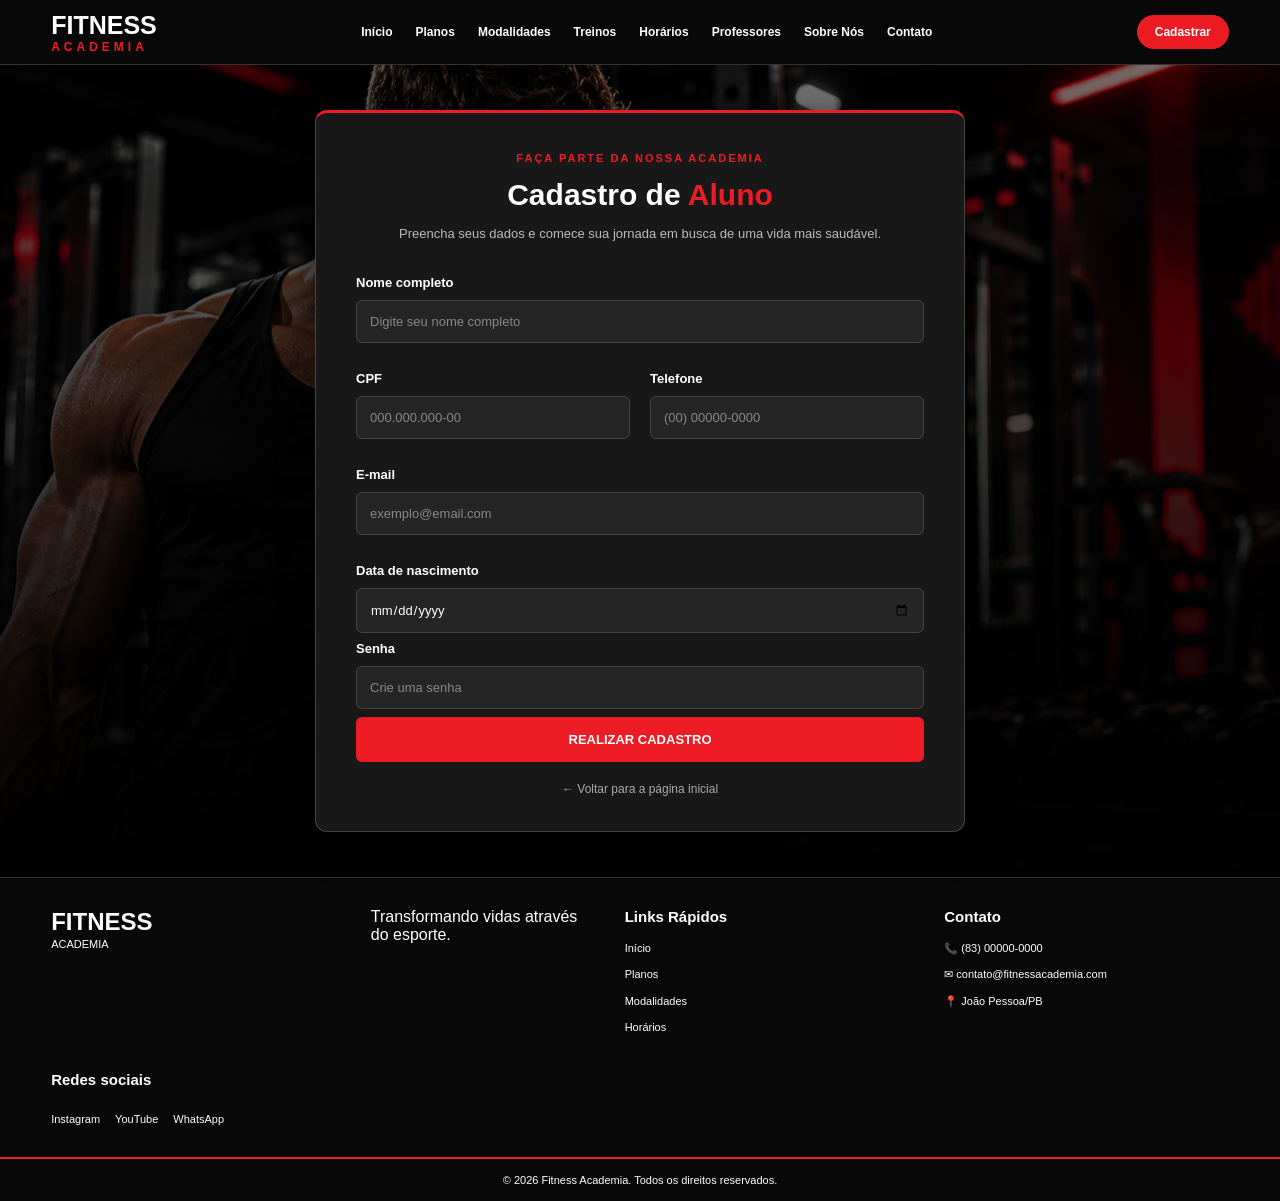
<file: html/cadastro.html>
<!DOCTYPE html>
<html lang="pt-br">

<head>
    <meta charset="UTF-8">
    <meta name="viewport" content="width=device-width, initial-scale=1.0">

    <title>Cadastro de Alunos | Fitness Academia</title>

    <link rel="stylesheet" href="../css/style.css">

</head>

<body>

    <!-- CABEÇALHO -->

    <header class="cabecalho">

        <div class="logo">

            <div>
                <h1>FITNESS</h1>
                <p>ACADEMIA</p>
            </div>
        </div>

        <nav class="menu">

            <a href="index.html">Início</a>
            <a href="planos.html">Planos</a>
            <a href="modalidades.html">Modalidades</a>
            <a href="treinos.html">Treinos</a>
            <a href="horarios.html">Horários</a>
            <a href="professores.html">Professores</a>
            <a href="sobre.html">Sobre Nós</a>
            <a href="contato.html">Contato</a>

        </nav>

        <a href="cadastro.html" class="botao-cadastro ativo">
            Cadastrar
        </a>

    </header>


    <!-- CONTEÚDO PRINCIPAL -->

    <main class="pagina-cadastro">

        <section class="area-cadastro">

            <div class="titulo-cadastro">

                <span>FAÇA PARTE DA NOSSA ACADEMIA</span>

                <h2>Cadastro de <strong>Aluno</strong></h2>

                <p>
                    Preencha seus dados e comece sua jornada
                    em busca de uma vida mais saudável.
                </p>

            </div>


            <!-- FORMULÁRIO -->

            <form class="formulario-cadastro">

                <div class="grupo-campos">

                    <div class="campo campo-completo">

                        <label for="nome">Nome completo</label>

                        <input
                            type="text"
                            id="nome"
                            name="nome"
                            placeholder="Digite seu nome completo"
                            required
                        >

                    </div>


                    <div class="campo">

                        <label for="cpf">CPF</label>

                        <input
                            type="text"
                            id="cpf"
                            name="cpf"
                            placeholder="000.000.000-00"
                            maxlength="14"
                            required
                        >

                    </div>


                    <div class="campo">

                        <label for="telefone">Telefone</label>

                        <input
                            type="tel"
                            id="telefone"
                            name="telefone"
                            placeholder="(00) 00000-0000"
                            maxlength="15"
                            required
                        >

                    </div>


                    <div class="campo campo-completo">

                        <label for="email">E-mail</label>

                        <input
                            type="email"
                            id="email"
                            name="email"
                            placeholder="exemplo@email.com"
                            required
                        >

                    </div>


                    <div class="campo campo-completo">

                        <label for="nascimento">Data de nascimento</label>

                        <input
                            type="date"
                            id="nascimento"
                            name="data_nascimento"
                            required
                        >

                    </div>

                </div>


                
                    <div class="campo campo-completo">

                       <label for="senha">Senha</label>

                        <input
                          type="password"
                           id="senha"
                           name="senha"
                           placeholder="Crie uma senha"
                           minlength="8"
                           required
                        >
                        </div>



                <button type="submit" class="botao-enviar">

                    REALIZAR CADASTRO

                </button>


                <a href="index.html" class="voltar-inicio">
                    ← Voltar para a página inicial
                </a>

            </form>

        </section>

    </main>


    <!-- RODAPÉ -->

    <footer class="rodape">

        <div class="coluna-rodape logo-rodape">

            <div>
                <h2>FITNESS</h2>
                <p>ACADEMIA</p>
            </div>

        </div>

            <p>Transformando vidas através do esporte.</p>

        </div>


        <div class="coluna-rodape">

            <h3>Links Rápidos</h3>

            <a href="index.html">Início</a>
            <a href="planos.html">Planos</a>
            <a href="modalidades.html">Modalidades</a>
            <a href="horarios.html">Horários</a>

        </div>


        <div class="coluna-rodape">

            <h3>Contato</h3>

            <p>📞 (83) 00000-0000</p>
            <p>✉ contato@fitnessacademia.com</p>
            <p>📍 João Pessoa/PB</p>

        </div>


        <div class="coluna-rodape">

            <h3>Redes sociais</h3>

            <div class="redes-sociais">

                <a href="#" aria-label="Instagram">Instagram</a>
                <a href="#" aria-label="YouTube">YouTube</a>
                <a href="#" aria-label="WhatsApp">WhatsApp</a>
            </div>

        </div>

    </footer>


    <div class="direitos">

        <p>
            © 2026 Fitness Academia. Todos os direitos reservados.
        </p>

    </div>

</body>

</html>
</file>
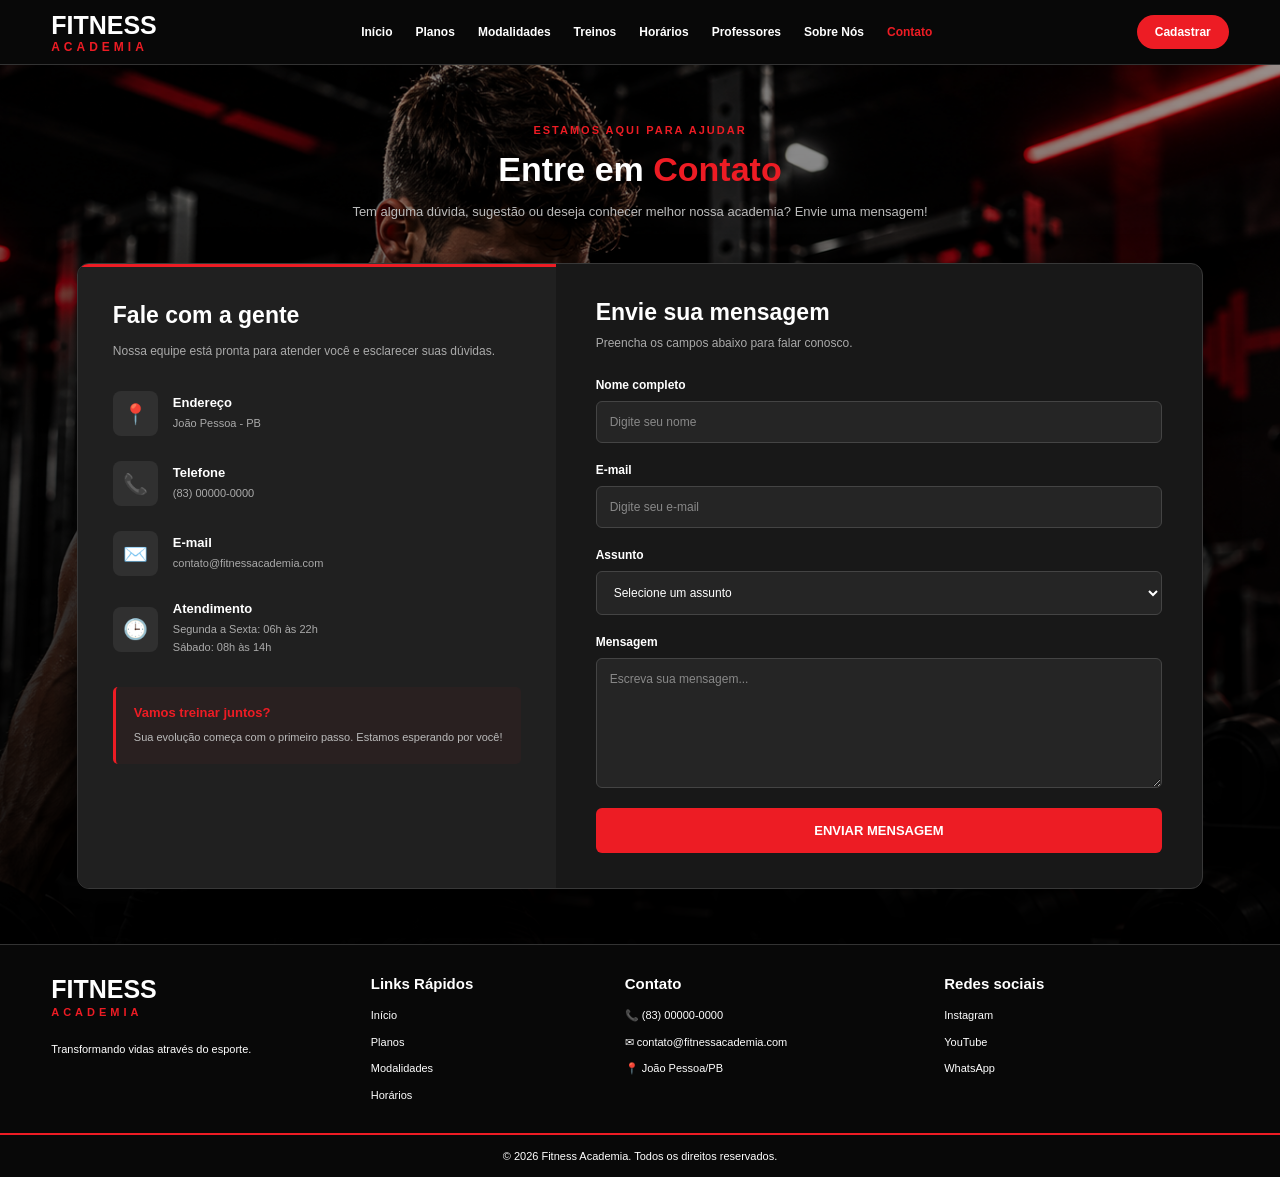
<file: html/contato.html>
<!DOCTYPE html>
<html lang="pt-br">

<head>
    <meta charset="UTF-8">
    <meta name="viewport" content="width=device-width, initial-scale=1.0">

    <title>Contato | Fitness Academia</title>

    <link rel="stylesheet" href="../css/style.css">

</head>

<body>

    <!-- CABEÇALHO -->

    <header class="cabecalho">

        <div class="logo">

            <div>
                <h1>FITNESS</h1>
                <p>ACADEMIA</p>
            </div>

        </div>

        <nav class="menu">

            <a href="index.html">Início</a>
            <a href="planos.html">Planos</a>
            <a href="modalidades.html">Modalidades</a>
            <a href="treinos.html">Treinos</a>
            <a href="horarios.html">Horários</a>
            <a href="professores.html">Professores</a>
            <a href="sobre.html">Sobre Nós</a>
            <a href="contato.html" class="ativo">Contato</a>

        </nav>

        <a href="cadastro.html" class="botao-cadastro">
            Cadastrar
        </a>

    </header>


    <!-- CONTEÚDO PRINCIPAL -->

    <main class="pagina-contato">

        <section class="conteudo-contato">

            <!-- TÍTULO -->

            <div class="titulo-contato">

                <span>ESTAMOS AQUI PARA AJUDAR</span>

                <h2>Entre em <strong>Contato</strong></h2>

                <p>
                    Tem alguma dúvida, sugestão ou deseja conhecer
                    melhor nossa academia? Envie uma mensagem!
                </p>

            </div>


            <!-- ÁREA DE CONTATO -->

            <div class="area-contato">


                <!-- INFORMAÇÕES -->

                <div class="informacoes-contato">

                    <h3>Fale com a gente</h3>

                    <p>
                        Nossa equipe está pronta para atender você
                        e esclarecer suas dúvidas.
                    </p>


                    <div class="item-contato">

                        <div class="icone-contato">📍</div>

                        <div>
                            <h4>Endereço</h4>
                            <p>João Pessoa - PB</p>
                        </div>

                    </div>


                    <div class="item-contato">

                        <div class="icone-contato">📞</div>

                        <div>
                            <h4>Telefone</h4>
                            <p>(83) 00000-0000</p>
                        </div>

                    </div>


                    <div class="item-contato">

                        <div class="icone-contato">✉️</div>

                        <div>
                            <h4>E-mail</h4>
                            <p>contato@fitnessacademia.com</p>
                        </div>

                    </div>


                    <div class="item-contato">

                        <div class="icone-contato">🕒</div>

                        <div>
                            <h4>Atendimento</h4>
                            <p>Segunda a Sexta: 06h às 22h</p>
                            <p>Sábado: 08h às 14h</p>
                        </div>

                    </div>


                    <div class="mensagem-contato">

                        <h4>Vamos treinar juntos?</h4>

                        <p>
                            Sua evolução começa com o primeiro passo.
                            Estamos esperando por você!
                        </p>

                    </div>

                </div>


                <!-- FORMULÁRIO -->

                <div class="formulario-contato">

                    <h3>Envie sua mensagem</h3>

                    <p>
                        Preencha os campos abaixo para falar conosco.
                    </p>


                    <form>

                        <div class="campo-contato">

                            <label for="nome-contato">
                                Nome completo
                            </label>

                            <input
                                type="text"
                                id="nome-contato"
                                name="nome"
                                placeholder="Digite seu nome"
                                required
                            >

                        </div>


                        <div class="campo-contato">

                            <label for="email-contato">
                                E-mail
                            </label>

                            <input
                                type="email"
                                id="email-contato"
                                name="email"
                                placeholder="Digite seu e-mail"
                                required
                            >

                        </div>


                        <div class="campo-contato">

                            <label for="assunto">
                                Assunto
                            </label>

                            <select
                                id="assunto"
                                name="assunto"
                                required
                            >

                                <option value="">
                                    Selecione um assunto
                                </option>

                                <option value="planos">
                                    Informações sobre planos
                                </option>

                                <option value="modalidades">
                                    Modalidades
                                </option>

                                <option value="matricula">
                                    Matrícula
                                </option>

                                <option value="duvidas">
                                    Dúvidas gerais
                                </option>

                                <option value="outros">
                                    Outros assuntos
                                </option>

                            </select>

                        </div>


                        <div class="campo-contato">

                            <label for="mensagem">
                                Mensagem
                            </label>

                            <textarea
                                id="mensagem"
                                name="mensagem"
                                rows="6"
                                placeholder="Escreva sua mensagem..."
                                required
                            ></textarea>

                        </div>


                        <button
                            type="submit"
                            class="botao-mensagem"
                        >
                            ENVIAR MENSAGEM
                        </button>

                    </form>

                </div>

            </div>

        </section>

    </main>


    <!-- RODAPÉ -->

    <footer class="rodape">

        <div class="coluna-rodape logo-rodape">

            <div class="logo">

                <div>
                    <h2>FITNESS</h2>
                    <p>ACADEMIA</p>
                </div>

            </div>

            <p>Transformando vidas através do esporte.</p>

        </div>


        <div class="coluna-rodape">

            <h3>Links Rápidos</h3>

            <a href="index.html">Início</a>
            <a href="planos.html">Planos</a>
            <a href="modalidades.html">Modalidades</a>
            <a href="horarios.html">Horários</a>

        </div>


        <div class="coluna-rodape">

            <h3>Contato</h3>

            <p>📞 (83) 00000-0000</p>
            <p>✉ contato@fitnessacademia.com</p>
            <p>📍 João Pessoa/PB</p>

        </div>


        <div class="coluna-rodape">

            <h3>Redes sociais</h3>

            <a href="#" aria-label="Instagram">Instagram</a>
            <a href="#" aria-label="YouTube">YouTube</a>
            <a href="#" aria-label="WhatsApp">WhatsApp</a>
        </div>

    </footer>


    <div class="direitos">

        <p>
            © 2026 Fitness Academia. Todos os direitos reservados.
        </p>

    </div>

</body>

</html>
</file>
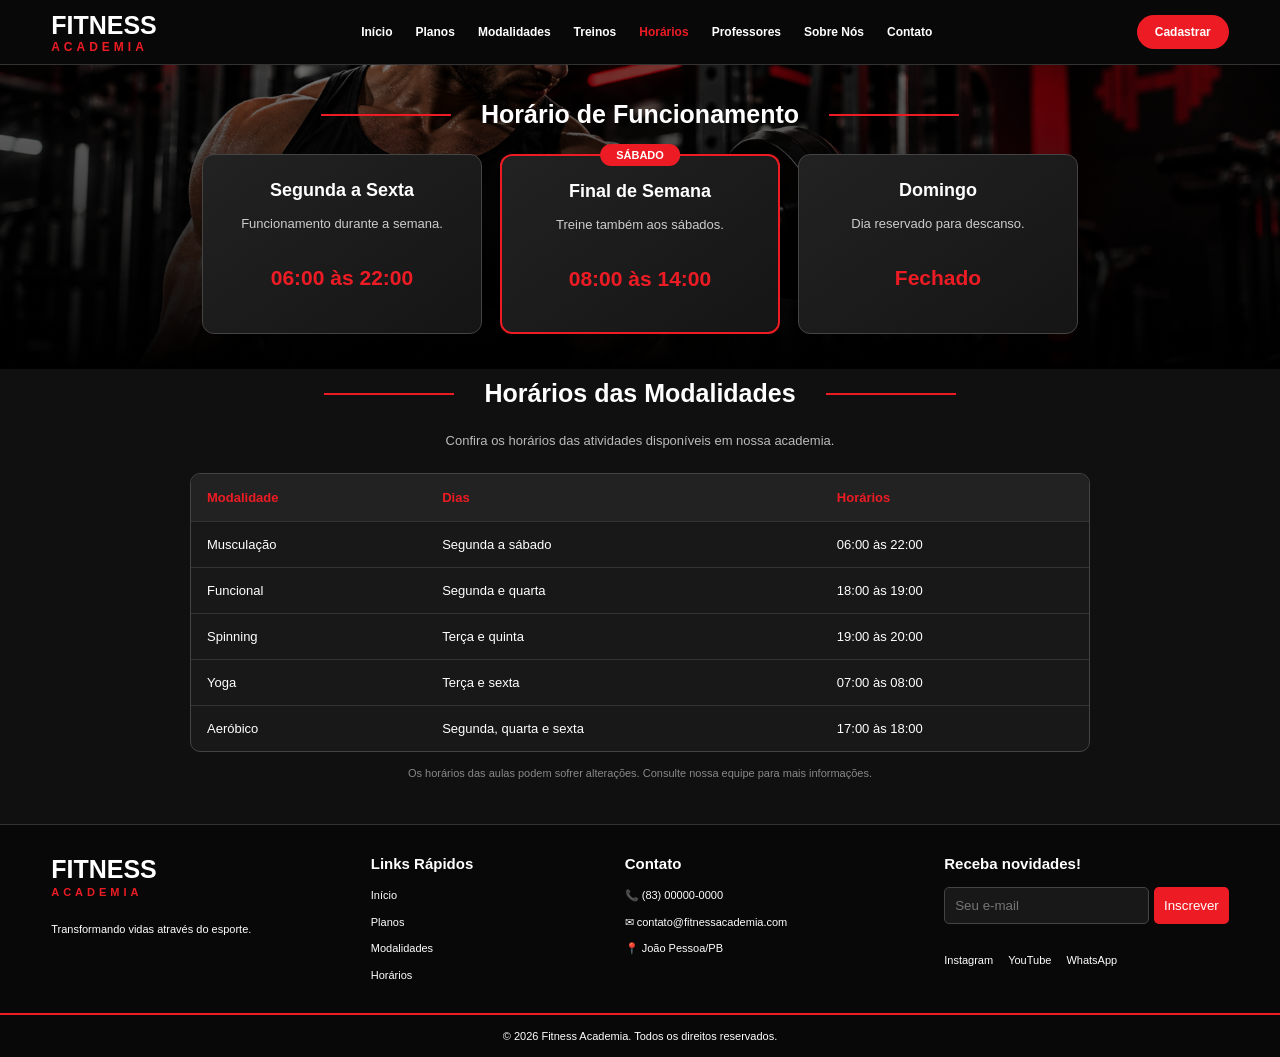
<file: html/horarios.html>
<!DOCTYPE html>
<html lang="pt-br">

<head>
    <meta charset="UTF-8">
    <meta name="viewport" content="width=device-width, initial-scale=1.0">

    <title>Horários | Fitness Academia</title>

    <link rel="stylesheet" href="../css/style.css">
</head>

<body>

    <!-- CABEÇALHO -->
    <header class="cabecalho">

        <div class="logo">
            <div>
                <h1>FITNESS</h1>
                <p>ACADEMIA</p>
            </div>
        </div>

        <nav class="menu" id="menu">
            <a href="index.html">Início</a>
            <a href="planos.html">Planos</a>
            <a href="modalidades.html">Modalidades</a>
            <a href="treinos.html">Treinos</a>
            <a href="horarios.html" class="ativo">Horários</a>
            <a href="professores.html">Professores</a>
            <a href="sobre.html">Sobre Nós</a>
            <a href="contato.html">Contato</a>
        </nav>

        <a href="cadastro.html" class="botao-cadastro">
            Cadastrar
        </a>

    </header>


    <!-- CONTEÚDO PRINCIPAL -->
    <main>

        <!-- HORÁRIO DE FUNCIONAMENTO -->
        <section class="secao-horarios">

            <div class="titulo-secao">
                <span></span>
                <h2>Horário de Funcionamento</h2>
                <span></span>
            </div>

            <div class="container-horarios">

                <div class="card-horario">
                    <h3>Segunda a Sexta</h3>

                    <p>Funcionamento durante a semana.</p>

                    <h2>06:00 às 22:00</h2>
                </div>

                <div class="card-horario horario-destaque">

                    <span class="horario-etiqueta">SÁBADO</span>

                    <h3>Final de Semana</h3>

                    <p>Treine também aos sábados.</p>

                    <h2>08:00 às 14:00</h2>
                </div>

                <div class="card-horario">
                    <h3>Domingo</h3>

                    <p>Dia reservado para descanso.</p>

                    <h2>Fechado</h2>
                </div>

            </div>

        </section>


        <!-- HORÁRIOS DAS MODALIDADES -->
        <section class="secao-aulas">

            <div class="titulo-secao">
                <span></span>
                <h2>Horários das Modalidades</h2>
                <span></span>
            </div>

            <p class="descricao-aulas">
                Confira os horários das atividades disponíveis em nossa academia.
            </p>

            <div class="tabela-aulas">

                <table>

                    <thead>
                        <tr>
                            <th>Modalidade</th>
                            <th>Dias</th>
                            <th>Horários</th>
                        </tr>
                    </thead>

                    <tbody>

                        <tr>
                            <td>Musculação</td>
                            <td>Segunda a sábado</td>
                            <td>06:00 às 22:00</td>
                        </tr>

                        <tr>
                            <td>Funcional</td>
                            <td>Segunda e quarta</td>
                            <td>18:00 às 19:00</td>
                        </tr>

                        <tr>
                            <td>Spinning</td>
                            <td>Terça e quinta</td>
                            <td>19:00 às 20:00</td>
                        </tr>

                        <tr>
                            <td>Yoga</td>
                            <td>Terça e sexta</td>
                            <td>07:00 às 08:00</td>
                        </tr>

                        <tr>
                            <td>Aeróbico</td>
                            <td>Segunda, quarta e sexta</td>
                            <td>17:00 às 18:00</td>
                        </tr>

                    </tbody>

                </table>

            </div>

            <p class="aviso-aulas">
                Os horários das aulas podem sofrer alterações.
                Consulte nossa equipe para mais informações.
            </p>

        </section>

    </main>


    <!-- RODAPÉ -->
    <footer class="rodape">

        <div class="coluna-rodape logo-rodape">

            <div class="logo">
                <div>
                    <h2>FITNESS</h2>
                    <p>ACADEMIA</p>
                </div>
            </div>

            <p>Transformando vidas através do esporte.</p>

        </div>

        <div class="coluna-rodape">

            <h3>Links Rápidos</h3>

            <a href="index.html">Início</a>
            <a href="planos.html">Planos</a>
            <a href="modalidades.html">Modalidades</a>
            <a href="horarios.html">Horários</a>

        </div>

        <div class="coluna-rodape">

            <h3>Contato</h3>

            <p>📞 (83) 00000-0000</p>
            <p>✉ contato@fitnessacademia.com</p>
            <p>📍 João Pessoa/PB</p>

        </div>

        <div class="coluna-rodape novidades">

            <h3>Receba novidades!</h3>

            <form id="formulario-email">

                <input
                    type="email"
                    id="email"
                    placeholder="Seu e-mail"
                    required
                >

                <button type="submit">Inscrever</button>

            </form>

            <p id="mensagem-email"></p>

            <div class="redes-sociais">
                <a href="#" aria-label="Instagram">Instagram</a>
                <a href="#" aria-label="YouTube">YouTube</a>
                <a href="#" aria-label="WhatsApp">WhatsApp</a>
            </div>

        </div>

    </footer>

    <div class="direitos">
        <p>
            © 2026 Fitness Academia. Todos os direitos reservados.
        </p>
    </div>

</body>
</html>
</file>
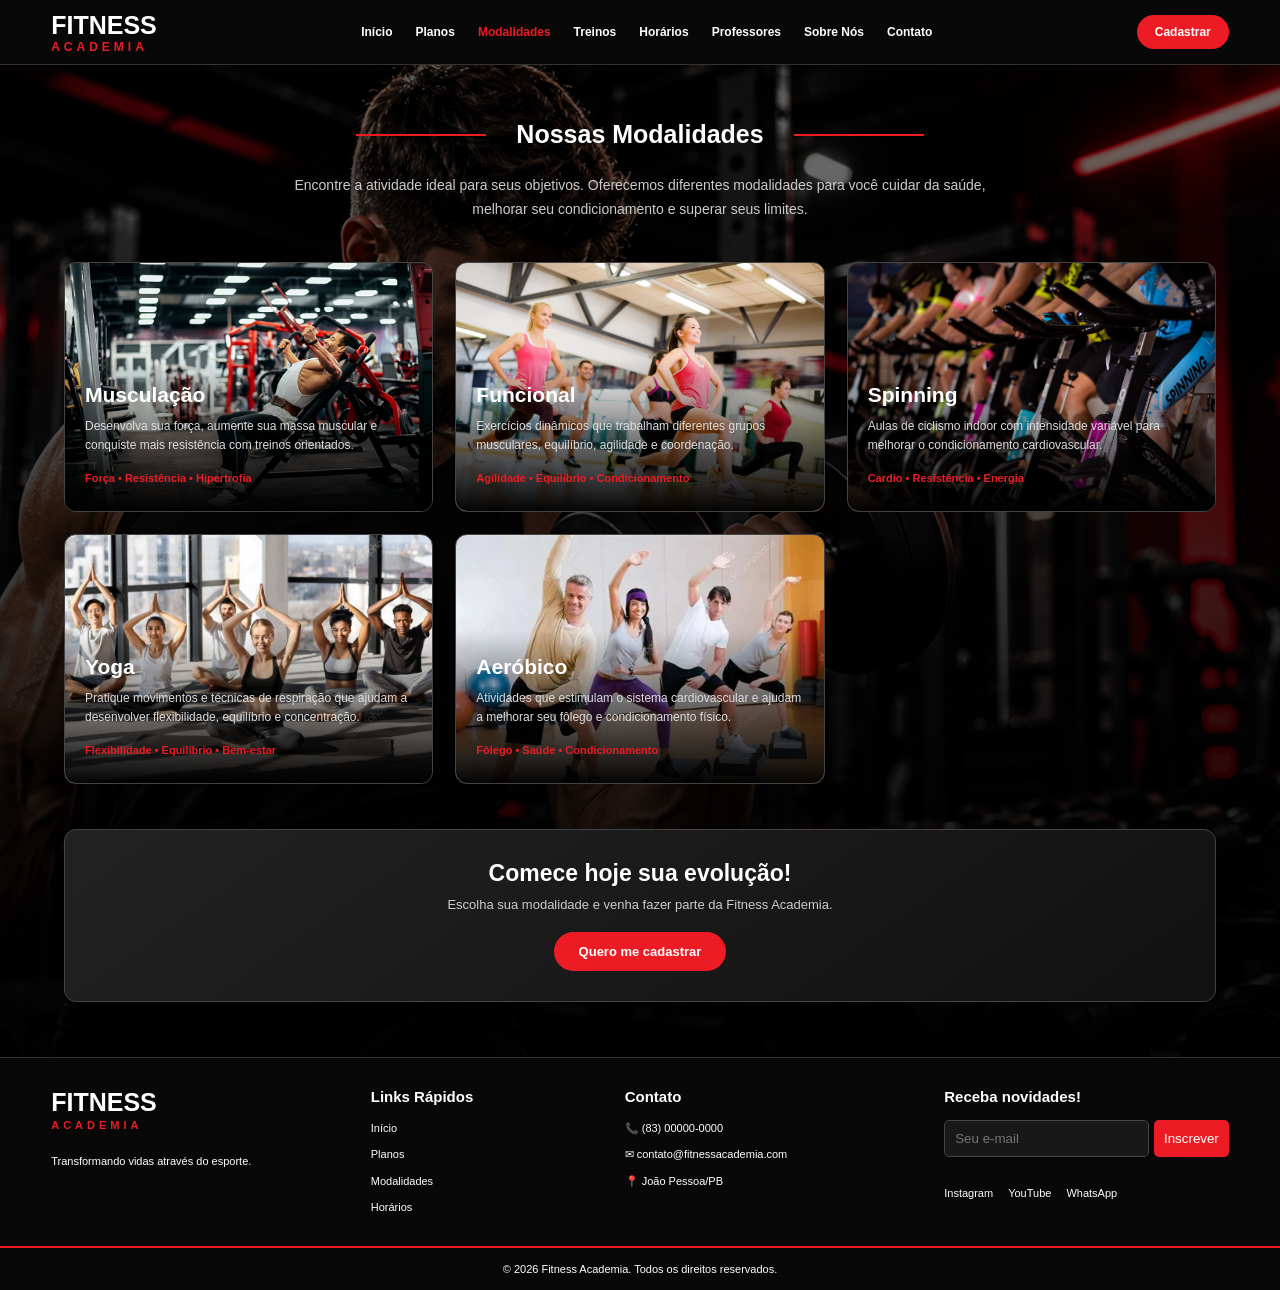
<file: html/modalidades.html>
<!DOCTYPE html>
<html lang="pt-br">

<head>
    <meta charset="UTF-8">
    <meta name="viewport" content="width=device-width, initial-scale=1.0">

    <title>Modalidades | Fitness Academia</title>

    <link rel="stylesheet" href="../css/style.css">
</head>

<body>

    <!-- CABEÇALHO -->
    <header class="cabecalho">

        <div class="logo">
            <div>
                <h1>FITNESS</h1>
                <p>ACADEMIA</p>
            </div>
        </div>

        <nav class="menu" id="menu">
            <a href="index.html">Início</a>
            <a href="planos.html">Planos</a>
            <a href="modalidades.html" class="ativo">Modalidades</a>
            <a href="treinos.html">Treinos</a>
            <a href="horarios.html">Horários</a>
            <a href="professores.html">Professores</a>
            <a href="sobre.html">Sobre Nós</a>
            <a href="contato.html">Contato</a>
        </nav>

        <a href="cadastro.html" class="botao-cadastro">
            Cadastrar
        </a>

    </header>

    <!-- CONTEÚDO PRINCIPAL -->
    <main class="pagina-modalidades">

        <section class="conteudo-modalidades">

            <div class="titulo-secao">
                <span></span>
                <h2>Nossas Modalidades</h2>
                <span></span>
            </div>

            <p class="introducao-modalidades">
                Encontre a atividade ideal para seus objetivos.
                Oferecemos diferentes modalidades para você
                cuidar da saúde, melhorar seu condicionamento
                e superar seus limites.
            </p>

            <div class="lista-modalidades">

                <!-- MUSCULAÇÃO -->
                <article class="card-modalidade-detalhe musculacao">

                    <div class="conteudo-card-modalidade">
                        <h3>Musculação</h3>

                        <p>
                            Desenvolva sua força, aumente sua
                            massa muscular e conquiste mais
                            resistência com treinos orientados.
                        </p>

                        <span>Força • Resistência • Hipertrofia</span>
                    </div>

                </article>

                <!-- FUNCIONAL -->
                <article class="card-modalidade-detalhe funcional">

                    <div class="conteudo-card-modalidade">
                        <h3>Funcional</h3>

                        <p>
                            Exercícios dinâmicos que trabalham
                            diferentes grupos musculares,
                            equilíbrio, agilidade e coordenação.
                        </p>

                        <span>Agilidade • Equilíbrio • Condicionamento</span>
                    </div>

                </article>

                <!-- SPINNING -->
                <article class="card-modalidade-detalhe spinning">

                    <div class="conteudo-card-modalidade">
                        <h3>Spinning</h3>

                        <p>
                            Aulas de ciclismo indoor com
                            intensidade variável para melhorar
                            o condicionamento cardiovascular.
                        </p>

                        <span>Cardio • Resistência • Energia</span>
                    </div>

                </article>

                <!-- YOGA -->
                <article class="card-modalidade-detalhe yoga">

                    <div class="conteudo-card-modalidade">
                        <h3>Yoga</h3>

                        <p>
                            Pratique movimentos e técnicas de
                            respiração que ajudam a desenvolver
                            flexibilidade, equilíbrio e concentração.
                        </p>

                        <span>Flexibilidade • Equilíbrio • Bem-estar</span>
                    </div>

                </article>

                <!-- AERÓBICO -->
                <article class="card-modalidade-detalhe aerobico">

                    <div class="conteudo-card-modalidade">
                        <h3>Aeróbico</h3>

                        <p>
                            Atividades que estimulam o sistema
                            cardiovascular e ajudam a melhorar
                            seu fôlego e condicionamento físico.
                        </p>

                        <span>Fôlego • Saúde • Condicionamento</span>
                    </div>

                </article>

            </div>

            <div class="chamada-modalidades">

                <h3>Comece hoje sua evolução!</h3>

                <p>
                    Escolha sua modalidade e venha fazer parte
                    da Fitness Academia.
                </p>

                <a href="cadastro.html">Quero me cadastrar</a>

            </div>

        </section>

    </main>

    <!-- RODAPÉ -->
    <footer class="rodape">

        <div class="coluna-rodape logo-rodape">

            <div class="logo">
                <div>
                    <h2>FITNESS</h2>
                    <p>ACADEMIA</p>
                </div>
            </div>

            <p>Transformando vidas através do esporte.</p>

        </div>

        <div class="coluna-rodape">

            <h3>Links Rápidos</h3>

            <a href="index.html">Início</a>
            <a href="planos.html">Planos</a>
            <a href="modalidades.html">Modalidades</a>
            <a href="horarios.html">Horários</a>

        </div>

        <div class="coluna-rodape">

            <h3>Contato</h3>

            <p>📞 (83) 00000-0000</p>
            <p>✉ contato@fitnessacademia.com</p>
            <p>📍 João Pessoa/PB</p>

        </div>

        <div class="coluna-rodape novidades">

            <h3>Receba novidades!</h3>

            <form id="formulario-email">

                <input
                    type="email"
                    id="email"
                    placeholder="Seu e-mail"
                    required
                >

                <button type="submit">Inscrever</button>

            </form>

            <p id="mensagem-email"></p>

            <div class="redes-sociais">
                <a href="#" aria-label="Instagram">Instagram</a>
                <a href="#" aria-label="YouTube">YouTube</a>
                <a href="#" aria-label="WhatsApp">WhatsApp</a>
            </div>

        </div>

    </footer>

    <div class="direitos">

        <p>
            © 2026 Fitness Academia. Todos os direitos reservados.
        </p>

    </div>

</body>
</html>
</file>
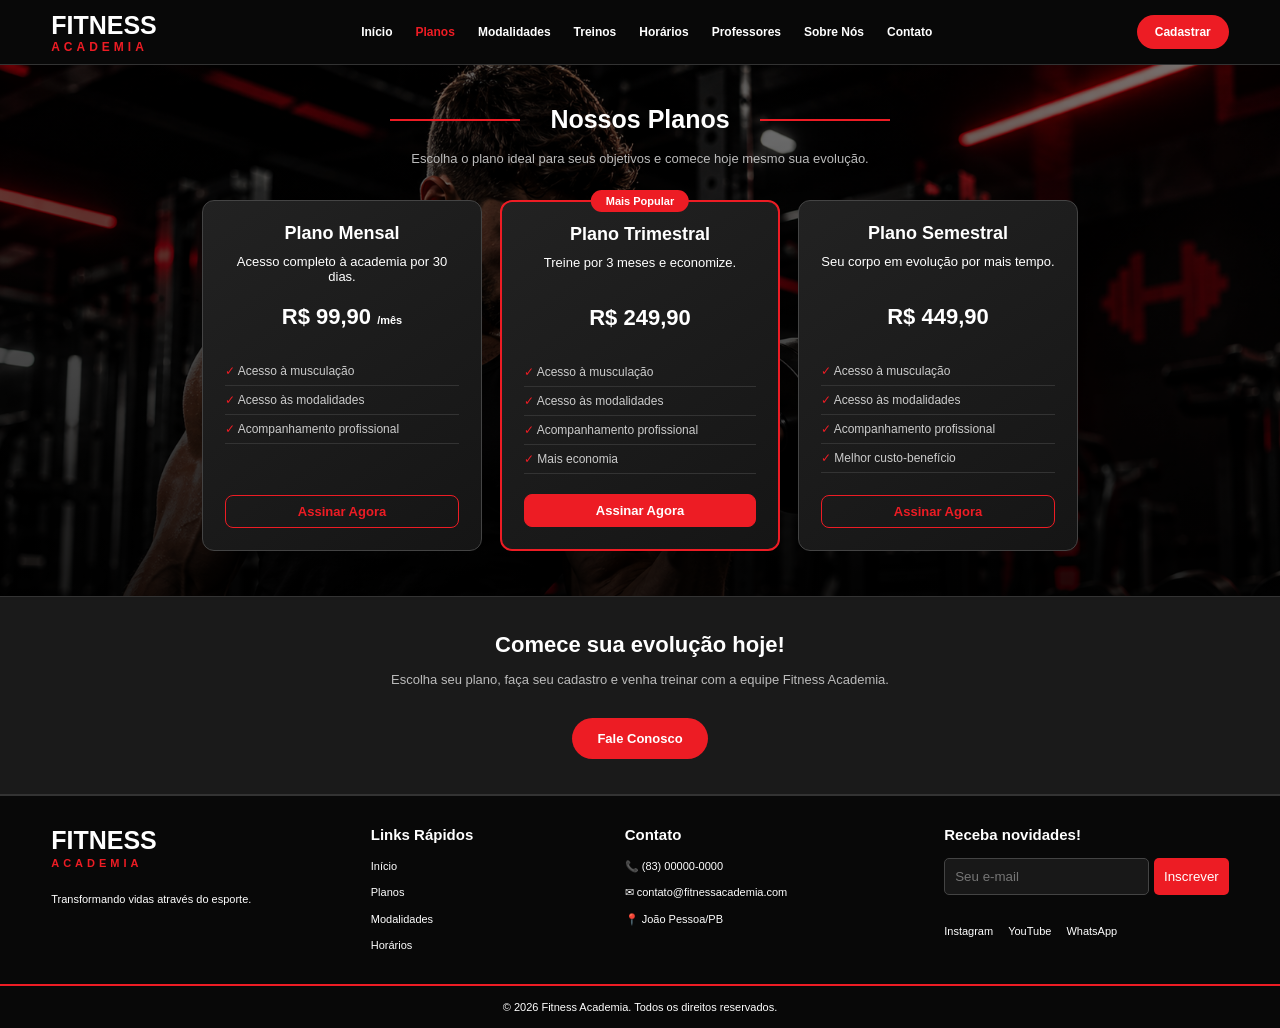
<file: html/planos.html>
<!DOCTYPE html>
<html lang="pt-br">

<head>
    <meta charset="UTF-8">
    <meta name="viewport" content="width=device-width, initial-scale=1.0">

    <title>Planos | Fitness Academia</title>

    <link rel="stylesheet" href="../css/style.css">
</head>

<body>

    <!-- CABEÇALHO -->
    <header class="cabecalho">

        <div class="logo">
            <div>
                <h1>FITNESS</h1>
                <p>ACADEMIA</p>
            </div>
        </div>

        <nav class="menu" id="menu">
            <a href="index.html">Início</a>
            <a href="planos.html" class="ativo">Planos</a>
            <a href="modalidades.html">Modalidades</a>
            <a href="treinos.html">Treinos</a>
            <a href="horarios.html">Horários</a>
            <a href="professores.html">Professores</a>
            <a href="sobre.html">Sobre Nós</a>
            <a href="contato.html">Contato</a>
        </nav>

        <a href="cadastro.html" class="botao-cadastro">
            Cadastrar
        </a>

    </header>


    <!-- CONTEÚDO PRINCIPAL -->
    <main class="pagina-planos">

        <section class="secao-planos">

            <div class="titulo-secao">
                <span></span>
                <h2>Nossos Planos</h2>
                <span></span>
            </div>

            <div class="introducao-planos">
                <p>
                    Escolha o plano ideal para seus objetivos e comece
                    hoje mesmo sua evolução.
                </p>
            </div>


            <!-- CARDS DOS PLANOS -->
            <div class="container-planos">

                <!-- PLANO MENSAL -->
                <div class="card-plano">

                    <h3>Plano Mensal</h3>

                    <p>
                        Acesso completo à academia por 30 dias.
                    </p>

                    <h2>
                        R$ 99,90 <small>/mês</small>
                    </h2>

                    <ul class="lista-beneficios-plano">
                        <li>✓ Acesso à musculação</li>
                        <li>✓ Acesso às modalidades</li>
                        <li>✓ Acompanhamento profissional</li>
                    </ul>

                    <a href="cadastro.html">Assinar Agora</a>

                </div>


                <!-- PLANO TRIMESTRAL -->
                <div class="card-plano destaque">

                    <span class="mais-popular">Mais Popular</span>

                    <h3>Plano Trimestral</h3>

                    <p>
                        Treine por 3 meses e economize.
                    </p>

                    <h2>
                        R$ 249,90
                    </h2>

                    <ul class="lista-beneficios-plano">
                        <li>✓ Acesso à musculação</li>
                        <li>✓ Acesso às modalidades</li>
                        <li>✓ Acompanhamento profissional</li>
                        <li>✓ Mais economia</li>
                    </ul>

                    <a href="cadastro.html">Assinar Agora</a>

                </div>


                <!-- PLANO SEMESTRAL -->
                <div class="card-plano">

                    <h3>Plano Semestral</h3>

                    <p>
                        Seu corpo em evolução por mais tempo.
                    </p>

                    <h2>
                        R$ 449,90
                    </h2>

                    <ul class="lista-beneficios-plano">
                        <li>✓ Acesso à musculação</li>
                        <li>✓ Acesso às modalidades</li>
                        <li>✓ Acompanhamento profissional</li>
                        <li>✓ Melhor custo-benefício</li>
                    </ul>

                    <a href="cadastro.html">Assinar Agora</a>

                </div>

            </div>

        </section>


        <!-- INFORMAÇÃO ADICIONAL -->
        <section class="informacao-planos">

            <h3>Comece sua evolução hoje!</h3>

            <p>
                Escolha seu plano, faça seu cadastro e venha treinar
                com a equipe Fitness Academia.
            </p>

            <a href="contato.html" class="botao-principal">
                Fale Conosco
            </a>

        </section>

    </main>


    <!-- RODAPÉ -->
    <footer class="rodape">

        <div class="coluna-rodape logo-rodape">

            <div class="logo">
                <div>
                    <h2>FITNESS</h2>
                    <p>ACADEMIA</p>
                </div>
            </div>

            <p>Transformando vidas através do esporte.</p>

        </div>

        <div class="coluna-rodape">

            <h3>Links Rápidos</h3>

            <a href="index.html">Início</a>
            <a href="planos.html">Planos</a>
            <a href="modalidades.html">Modalidades</a>
            <a href="horarios.html">Horários</a>

        </div>

        <div class="coluna-rodape">

            <h3>Contato</h3>

            <p>📞 (83) 00000-0000</p>
            <p>✉ contato@fitnessacademia.com</p>
            <p>📍 João Pessoa/PB</p>

        </div>

        <div class="coluna-rodape novidades">

            <h3>Receba novidades!</h3>

            <form id="formulario-email">

                <input
                    type="email"
                    id="email"
                    placeholder="Seu e-mail"
                    required
                >

                <button type="submit">Inscrever</button>

            </form>

            <p id="mensagem-email"></p>

            <div class="redes-sociais">
                <a href="#" aria-label="Instagram">Instagram</a>
                <a href="#" aria-label="YouTube">YouTube</a>
                <a href="#" aria-label="WhatsApp">WhatsApp</a>
            </div>

        </div>

    </footer>

    <div class="direitos">
        <p>
            © 2026 Fitness Academia. Todos os direitos reservados.
        </p>
    </div>

</body>
</html>
</file>
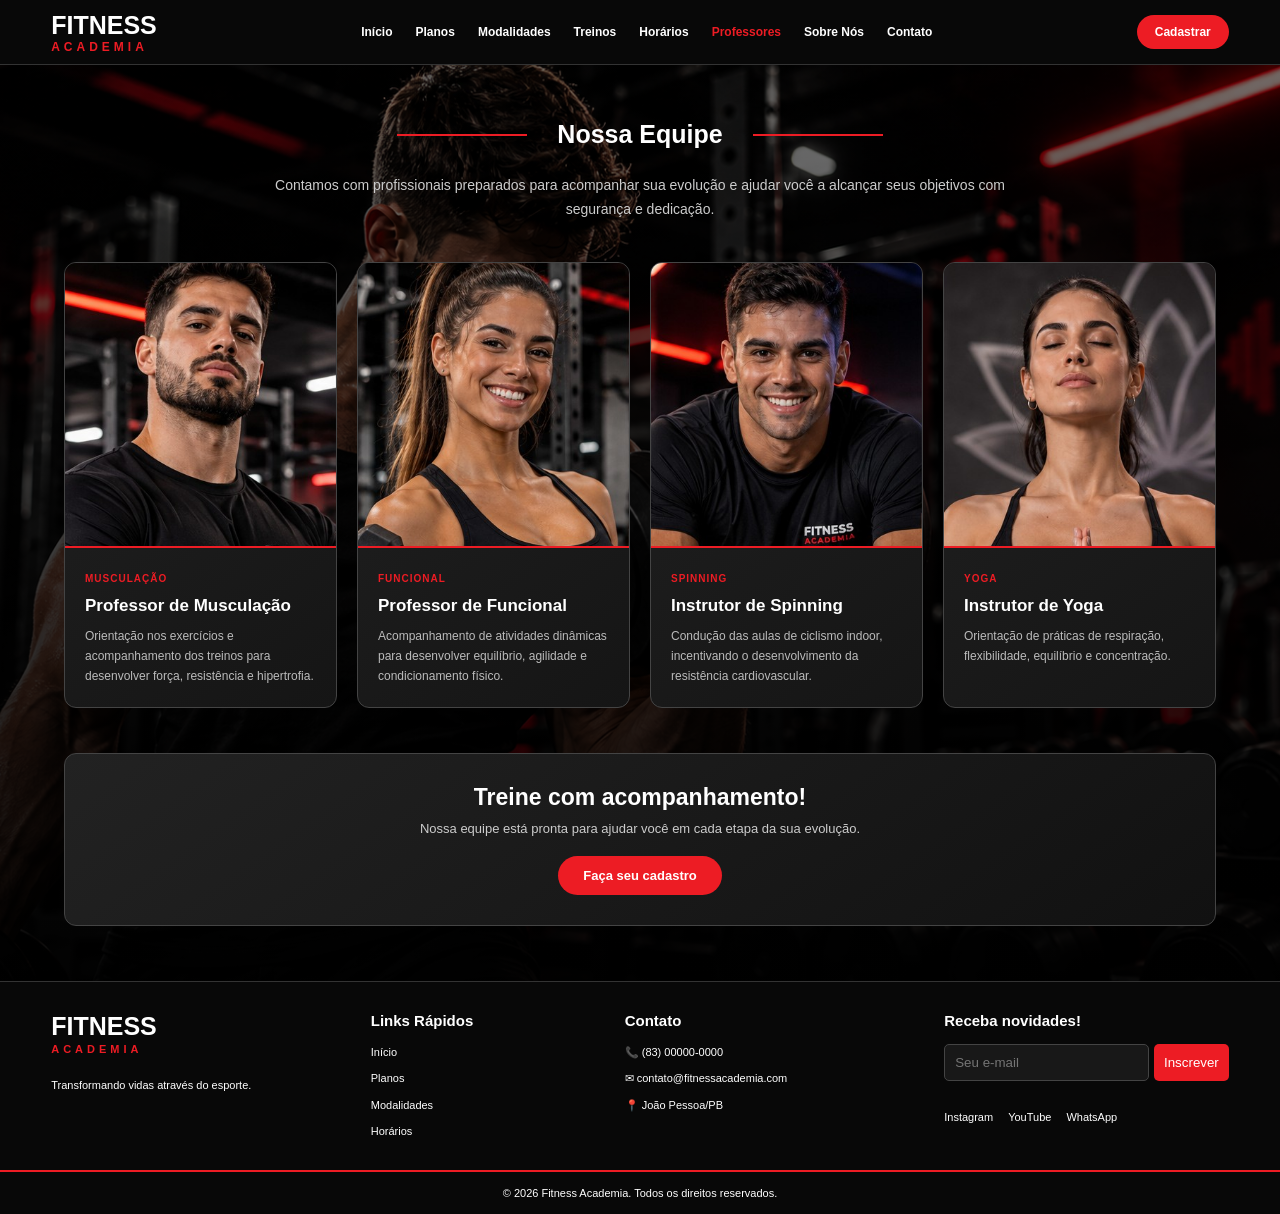
<file: html/professores.html>
<!DOCTYPE html>
<html lang="pt-br">

<head>
    <meta charset="UTF-8">
    <meta name="viewport" content="width=device-width, initial-scale=1.0">

    <title>Professores | Fitness Academia</title>

    <link rel="stylesheet" href="../css/style.css">
</head>

<body>

    <!-- CABEÇALHO -->
    <header class="cabecalho">

        <div class="logo">
            <div>
                <h1>FITNESS</h1>
                <p>ACADEMIA</p>
            </div>
        </div>

        <nav class="menu" id="menu">
            <a href="index.html">Início</a>
            <a href="planos.html">Planos</a>
            <a href="modalidades.html">Modalidades</a>
            <a href="treinos.html">Treinos</a>
            <a href="horarios.html">Horários</a>
            <a href="professores.html" class="ativo">Professores</a>
            <a href="sobre.html">Sobre Nós</a>
            <a href="contato.html">Contato</a>
        </nav>

        <a href="cadastro.html" class="botao-cadastro">
            Cadastrar
        </a>

    </header>

    <!-- CONTEÚDO PRINCIPAL -->
    <main class="pagina-professores">

        <section class="conteudo-professores">

            <div class="titulo-secao">
                <span></span>
                <h2>Nossa Equipe</h2>
                <span></span>
            </div>

            <p class="introducao-professores">
                Contamos com profissionais preparados para
                acompanhar sua evolução e ajudar você a alcançar
                seus objetivos com segurança e dedicação.
            </p>

            <div class="container-professores">

                <!-- PROFESSOR 1 -->
                <div class="card-professor">

                    <img
                        src="../img/professor1.jpg"
                        alt="Professor de musculação"
                        class="foto-professor"
                    >

                    <div class="informacoes-professor">

                        <span class="especialidade-professor">
                            MUSCULAÇÃO
                        </span>

                        <h3>Professor de Musculação</h3>

                        <p>
                            Orientação nos exercícios e acompanhamento
                            dos treinos para desenvolver força,
                            resistência e hipertrofia.
                        </p>

                    </div>

                </div>

                <!-- PROFESSOR 2 -->
                <div class="card-professor">

                    <img
                        src="../img/professor2.jpg"
                        alt="Professor de treinamento funcional"
                        class="foto-professor"
                    >

                    <div class="informacoes-professor">

                        <span class="especialidade-professor">
                            FUNCIONAL
                        </span>

                        <h3>Professor de Funcional</h3>

                        <p>
                            Acompanhamento de atividades dinâmicas
                            para desenvolver equilíbrio, agilidade
                            e condicionamento físico.
                        </p>

                    </div>

                </div>

                <!-- PROFESSOR 3 -->
                <div class="card-professor">

                    <img
                        src="../img/professor3.jpg"
                        alt="Instrutor de spinning"
                        class="foto-professor"
                    >

                    <div class="informacoes-professor">

                        <span class="especialidade-professor">
                            SPINNING
                        </span>

                        <h3>Instrutor de Spinning</h3>

                        <p>
                            Condução das aulas de ciclismo indoor,
                            incentivando o desenvolvimento da
                            resistência cardiovascular.
                        </p>

                    </div>

                </div>

                <!-- PROFESSOR 4 -->
                <div class="card-professor">

                    <img
                        src="../img/professor4.jpg"
                        alt="Instrutor de yoga"
                        class="foto-professor"
                    >

                    <div class="informacoes-professor">

                        <span class="especialidade-professor">
                            YOGA
                        </span>

                        <h3>Instrutor de Yoga</h3>

                        <p>
                            Orientação de práticas de respiração,
                            flexibilidade, equilíbrio e concentração.
                        </p>

                    </div>

                </div>

            </div>

            <div class="chamada-professores">

                <h3>Treine com acompanhamento!</h3>

                <p>
                    Nossa equipe está pronta para ajudar você
                    em cada etapa da sua evolução.
                </p>

                <a href="cadastro.html">Faça seu cadastro</a>

            </div>

        </section>

    </main>

    <!-- RODAPÉ -->
    <footer class="rodape">

        <div class="coluna-rodape logo-rodape">

            <div class="logo">
                <div>
                    <h2>FITNESS</h2>
                    <p>ACADEMIA</p>
                </div>
            </div>

            <p>Transformando vidas através do esporte.</p>

        </div>

        <div class="coluna-rodape">

            <h3>Links Rápidos</h3>

            <a href="index.html">Início</a>
            <a href="planos.html">Planos</a>
            <a href="modalidades.html">Modalidades</a>
            <a href="horarios.html">Horários</a>

        </div>

        <div class="coluna-rodape">

            <h3>Contato</h3>

            <p>📞 (83) 00000-0000</p>
            <p>✉ contato@fitnessacademia.com</p>
            <p>📍 João Pessoa/PB</p>

        </div>

        <div class="coluna-rodape novidades">

            <h3>Receba novidades!</h3>

            <form id="formulario-email">

                <input
                    type="email"
                    id="email"
                    placeholder="Seu e-mail"
                    required
                >

                <button type="submit">Inscrever</button>

            </form>

            <p id="mensagem-email"></p>

            <div class="redes-sociais">
                <a href="#" aria-label="Instagram">Instagram</a>
                <a href="#" aria-label="YouTube">YouTube</a>
                <a href="#" aria-label="WhatsApp">WhatsApp</a>
            </div>

        </div>

    </footer>

    <div class="direitos">

        <p>
            © 2026 Fitness Academia. Todos os direitos reservados.
        </p>

    </div>

</body>
</html>
</file>
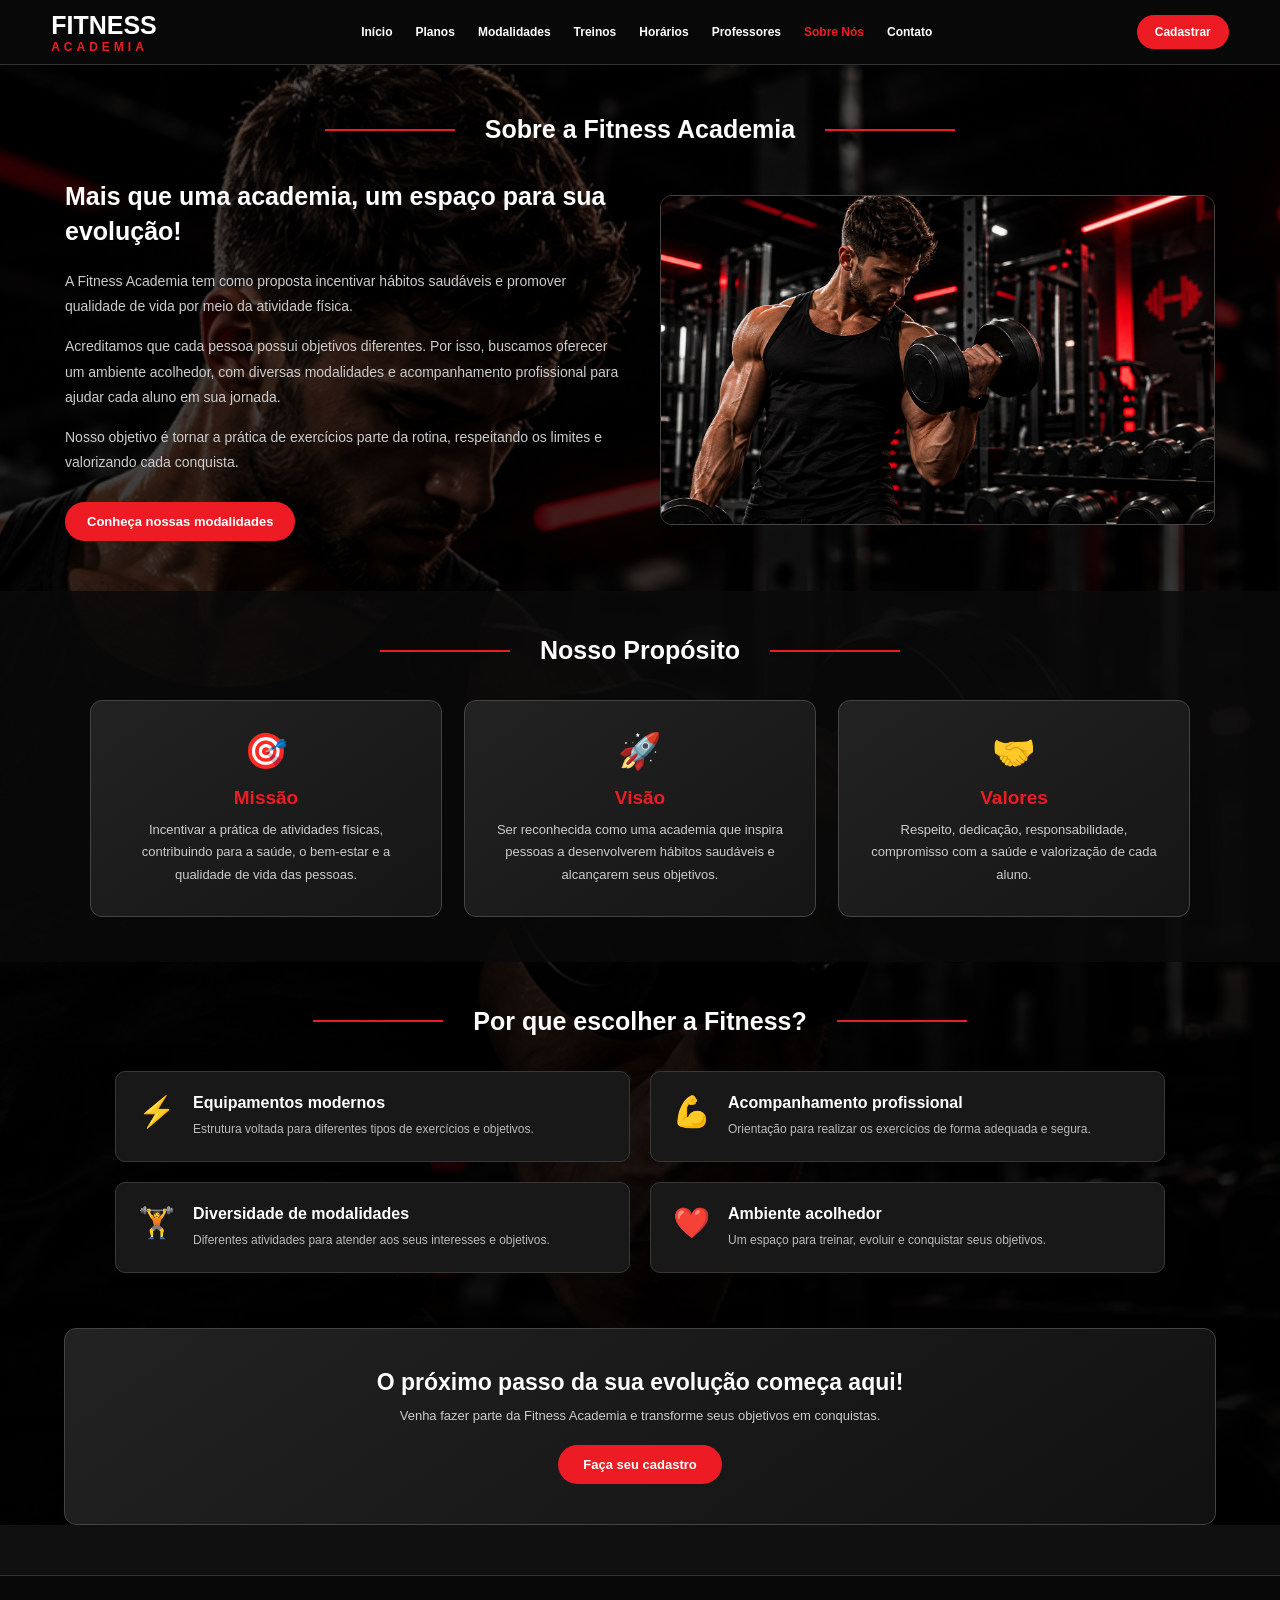
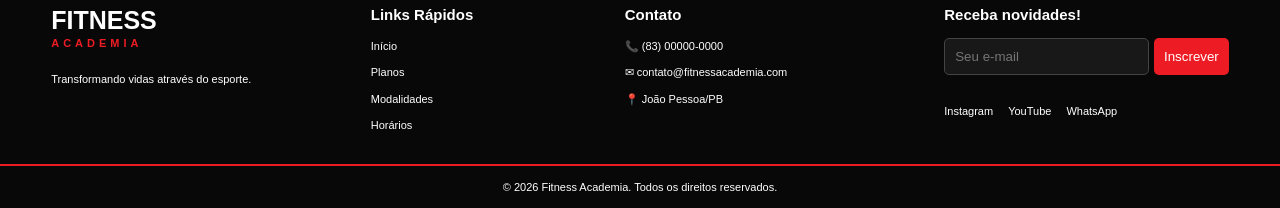
<file: html/sobre.html>
<!DOCTYPE html>
<html lang="pt-br">

<head>
    <meta charset="UTF-8">
    <meta name="viewport" content="width=device-width, initial-scale=1.0">

    <title>Sobre Nós | Fitness Academia</title>

    <link rel="stylesheet" href="../css/style.css">
</head>

<body>

    <!-- CABEÇALHO -->
    <header class="cabecalho">

        <div class="logo">
            <div>
                <h1>FITNESS</h1>
                <p>ACADEMIA</p>
            </div>
        </div>

        <nav class="menu" id="menu">
            <a href="index.html">Início</a>
            <a href="planos.html">Planos</a>
            <a href="modalidades.html">Modalidades</a>
            <a href="treinos.html">Treinos</a>
            <a href="horarios.html">Horários</a>
            <a href="professores.html">Professores</a>
            <a href="sobre.html" class="ativo">Sobre Nós</a>
            <a href="contato.html">Contato</a>
        </nav>

        <a href="cadastro.html" class="botao-cadastro">
            Cadastrar
        </a>

    </header>

    <!-- CONTEÚDO PRINCIPAL -->
    <main class="pagina-sobre">

        <!-- APRESENTAÇÃO -->
        <section class="apresentacao-sobre">

            <div class="titulo-secao">
                <span></span>
                <h2>Sobre a Fitness Academia</h2>
                <span></span>
            </div>

            <div class="conteudo-sobre">

                <div class="texto-sobre">

                    <h3>Mais que uma academia, um espaço para sua evolução!</h3>

                    <p>
                        A Fitness Academia tem como proposta incentivar
                        hábitos saudáveis e promover qualidade de vida
                        por meio da atividade física.
                    </p>

                    <p>
                        Acreditamos que cada pessoa possui objetivos
                        diferentes. Por isso, buscamos oferecer um
                        ambiente acolhedor, com diversas modalidades
                        e acompanhamento profissional para ajudar
                        cada aluno em sua jornada.
                    </p>

                    <p>
                        Nosso objetivo é tornar a prática de exercícios
                        parte da rotina, respeitando os limites e
                        valorizando cada conquista.
                    </p>

                    <a href="modalidades.html" class="botao-sobre">
                        Conheça nossas modalidades
                    </a>

                </div>

                <div class="imagem-sobre">
                    <img
                        src="../img/banner.png"
                        alt="Ambiente de treinamento da Fitness Academia"
                    >
                </div>

            </div>

        </section>

        <!-- MISSÃO, VISÃO E VALORES -->
        <section class="secao-identidade">

            <div class="titulo-secao">
                <span></span>
                <h2>Nosso Propósito</h2>
                <span></span>
            </div>

            <div class="container-identidade">

                <div class="card-identidade">

                    <span>🎯</span>

                    <h3>Missão</h3>

                    <p>
                        Incentivar a prática de atividades físicas,
                        contribuindo para a saúde, o bem-estar e a
                        qualidade de vida das pessoas.
                    </p>

                </div>

                <div class="card-identidade">

                    <span>🚀</span>

                    <h3>Visão</h3>

                    <p>
                        Ser reconhecida como uma academia que inspira
                        pessoas a desenvolverem hábitos saudáveis e
                        alcançarem seus objetivos.
                    </p>

                </div>

                <div class="card-identidade">

                    <span>🤝</span>

                    <h3>Valores</h3>

                    <p>
                        Respeito, dedicação, responsabilidade,
                        compromisso com a saúde e valorização
                        de cada aluno.
                    </p>

                </div>

            </div>

        </section>

        <!-- DIFERENCIAIS -->
        <section class="secao-diferenciais">

            <div class="titulo-secao">
                <span></span>
                <h2>Por que escolher a Fitness?</h2>
                <span></span>
            </div>

            <div class="container-diferenciais">

                <div class="item-diferencial">
                    <span>⚡</span>
                    <div>
                        <h3>Equipamentos modernos</h3>
                        <p>
                            Estrutura voltada para diferentes tipos
                            de exercícios e objetivos.
                        </p>
                    </div>
                </div>

                <div class="item-diferencial">
                    <span>💪</span>
                    <div>
                        <h3>Acompanhamento profissional</h3>
                        <p>
                            Orientação para realizar os exercícios
                            de forma adequada e segura.
                        </p>
                    </div>
                </div>

                <div class="item-diferencial">
                    <span>🏋️</span>
                    <div>
                        <h3>Diversidade de modalidades</h3>
                        <p>
                            Diferentes atividades para atender
                            aos seus interesses e objetivos.
                        </p>
                    </div>
                </div>

                <div class="item-diferencial">
                    <span>❤️</span>
                    <div>
                        <h3>Ambiente acolhedor</h3>
                        <p>
                            Um espaço para treinar, evoluir e
                            conquistar seus objetivos.
                        </p>
                    </div>
                </div>

            </div>

        </section>

        <!-- CHAMADA FINAL -->
        <section class="chamada-sobre">

            <h2>O próximo passo da sua evolução começa aqui!</h2>

            <p>
                Venha fazer parte da Fitness Academia e transforme
                seus objetivos em conquistas.
            </p>

            <a href="cadastro.html">Faça seu cadastro</a>

        </section>

    </main>

    <!-- RODAPÉ -->
    <footer class="rodape">

        <div class="coluna-rodape logo-rodape">

            <div class="logo">
                <div>
                    <h2>FITNESS</h2>
                    <p>ACADEMIA</p>
                </div>
            </div>

            <p>Transformando vidas através do esporte.</p>

        </div>

        <div class="coluna-rodape">

            <h3>Links Rápidos</h3>

            <a href="index.html">Início</a>
            <a href="planos.html">Planos</a>
            <a href="modalidades.html">Modalidades</a>
            <a href="horarios.html">Horários</a>

        </div>

        <div class="coluna-rodape">

            <h3>Contato</h3>

            <p>📞 (83) 00000-0000</p>
            <p>✉ contato@fitnessacademia.com</p>
            <p>📍 João Pessoa/PB</p>

        </div>

        <div class="coluna-rodape novidades">

            <h3>Receba novidades!</h3>

            <form id="formulario-email">

                <input
                    type="email"
                    id="email"
                    placeholder="Seu e-mail"
                    required
                >

                <button type="submit">Inscrever</button>

            </form>

            <p id="mensagem-email"></p>

            <div class="redes-sociais">
                <a href="#" aria-label="Instagram">Instagram</a>
                <a href="#" aria-label="YouTube">YouTube</a>
                <a href="#" aria-label="WhatsApp">WhatsApp</a>
            </div>

        </div>

    </footer>

    <div class="direitos">

        <p>
            © 2026 Fitness Academia. Todos os direitos reservados.
        </p>

    </div>

</body>
</html>
</file>
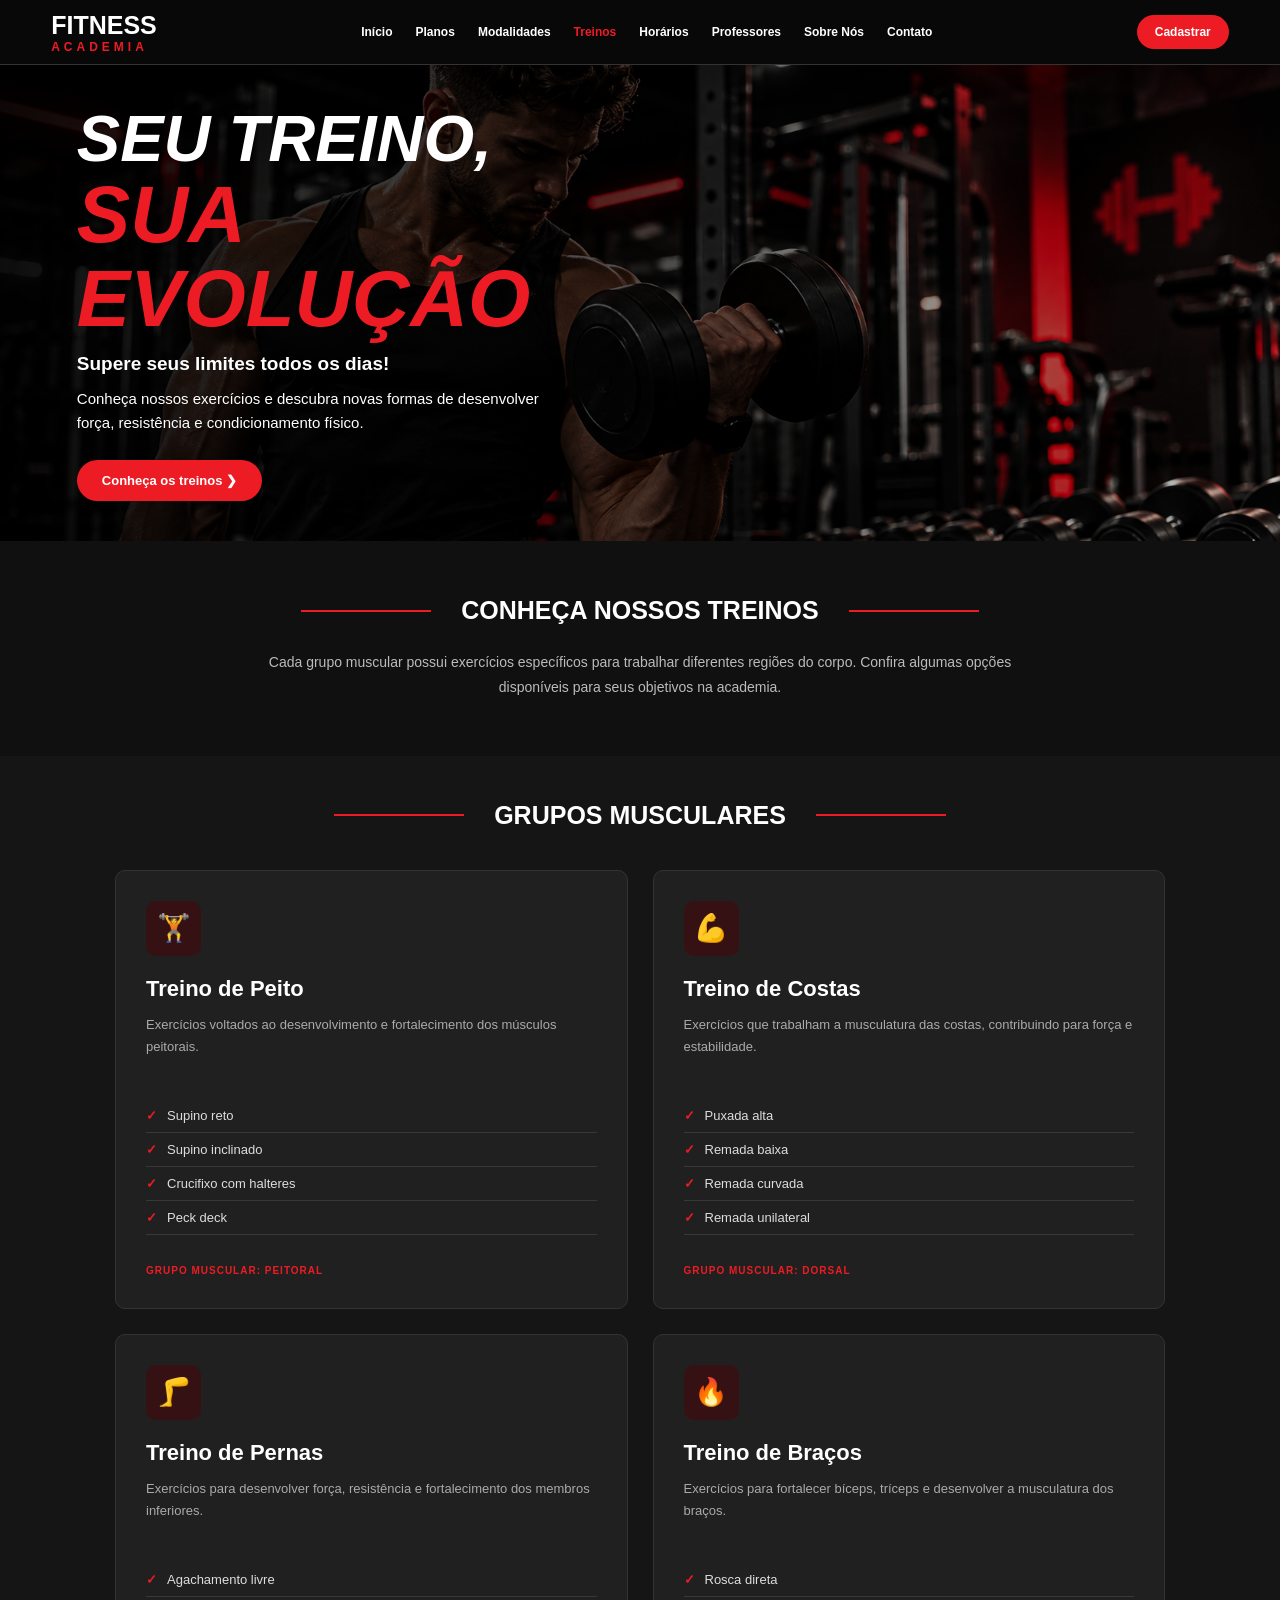
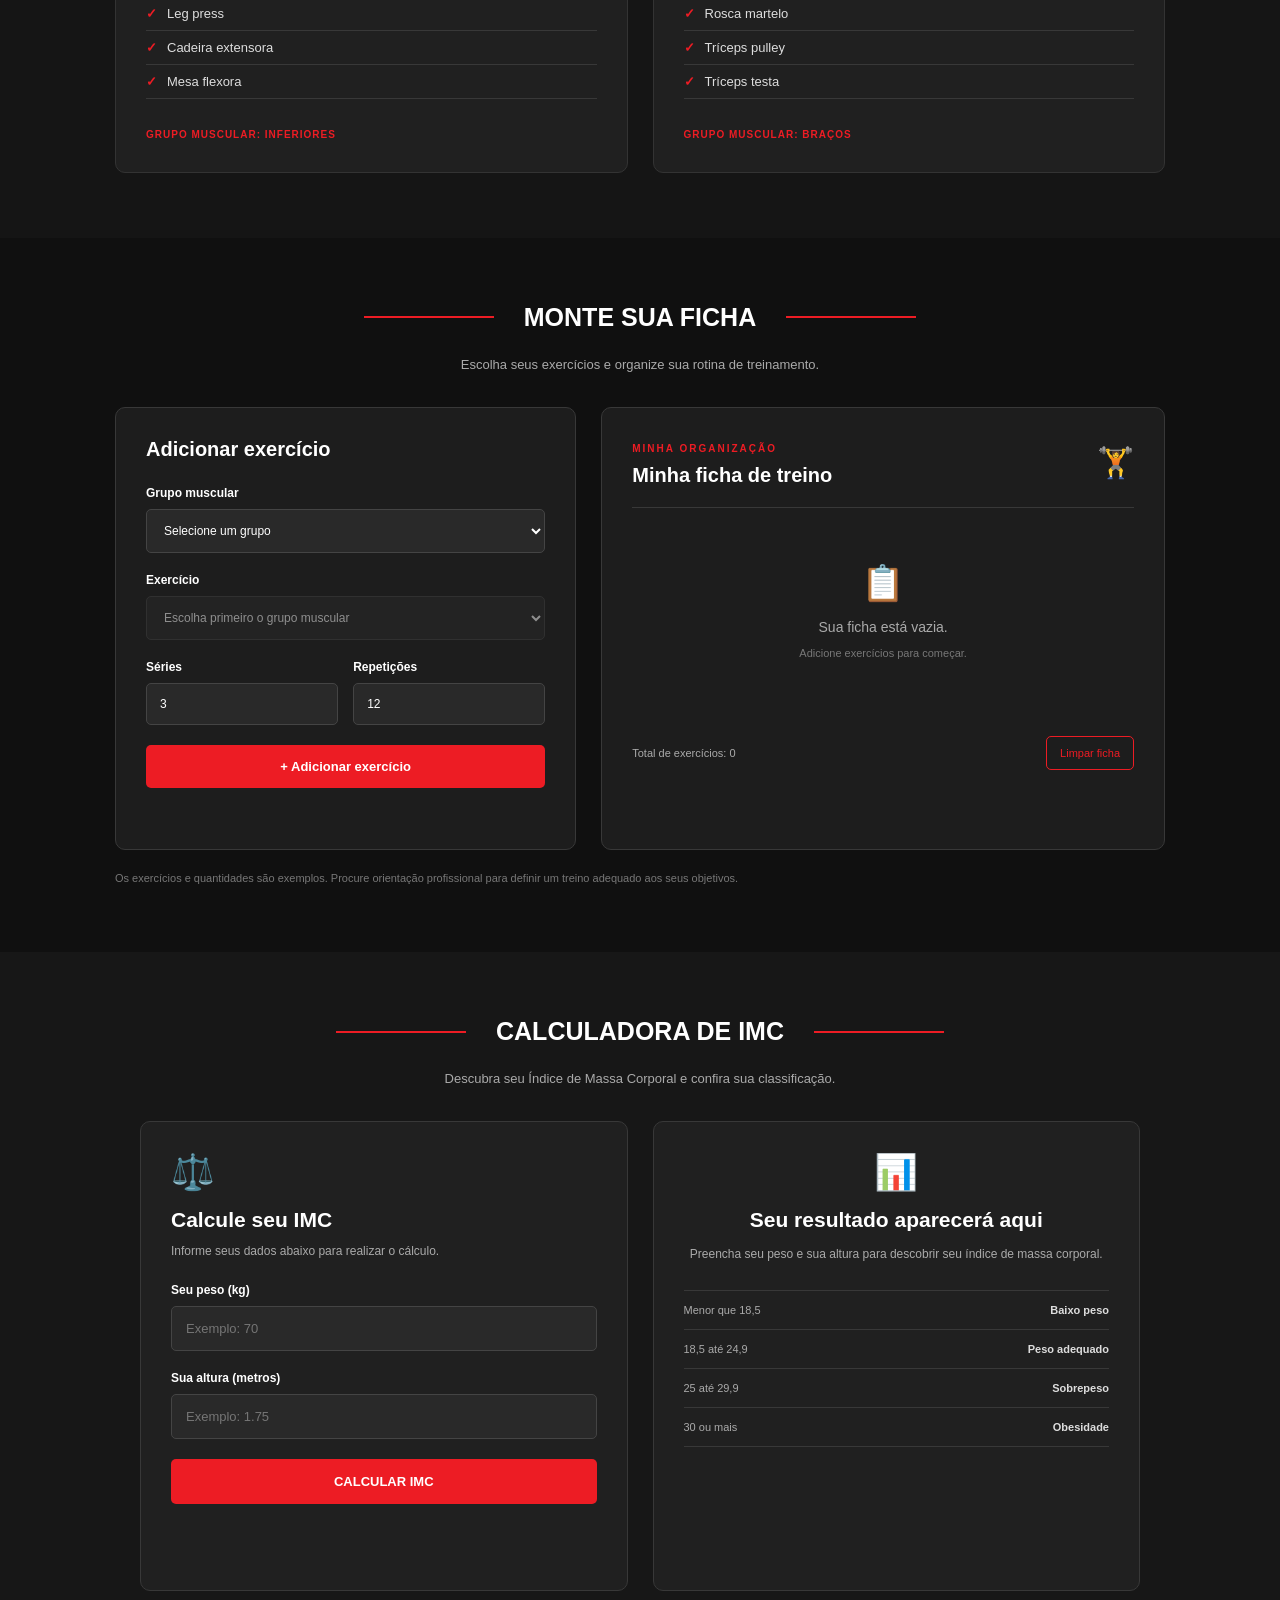
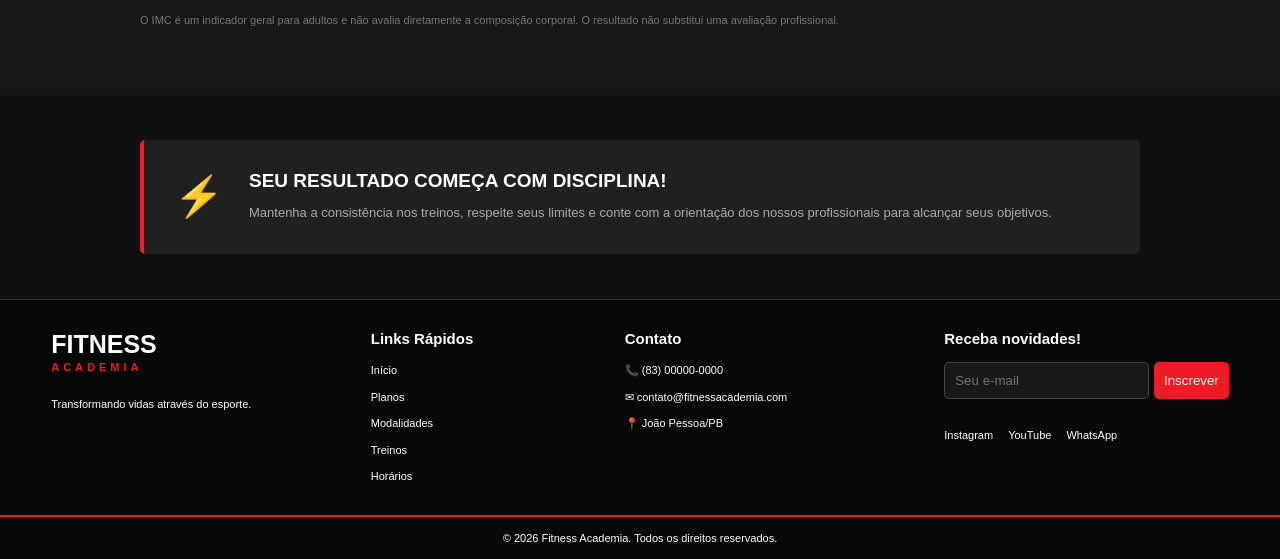
<file: html/treinos.html>
<!DOCTYPE html>
<html lang="pt-br">

<head>
    <meta charset="UTF-8">
    <meta name="viewport" content="width=device-width, initial-scale=1.0">

    <title>Treinos | Fitness Academia</title>

    <link rel="stylesheet" href="../css/style.css">

    <script src="../js/script.js" defer></script>
</head>

<body>

    <!-- CABEÇALHO -->
    <header class="cabecalho">

        <div class="logo">
            <div>
                <h1>FITNESS</h1>
                <p>ACADEMIA</p>
            </div>
        </div>

        <nav class="menu" id="menu">
            <a href="index.html">Início</a>
            <a href="planos.html">Planos</a>
            <a href="modalidades.html">Modalidades</a>
            <a href="treinos.html" class="ativo">Treinos</a>
            <a href="horarios.html">Horários</a>
            <a href="professores.html">Professores</a>
            <a href="sobre.html">Sobre Nós</a>
            <a href="contato.html">Contato</a>
        </nav>

        <a href="cadastro.html" class="botao-cadastro">
            Cadastrar
        </a>

    </header>

    <main>

        <!-- BANNER TREINOS -->
        <section class="banner pagina-banner-treinos">

            <div class="conteudo-banner">

                <h2>
                    SEU TREINO,
                    <span>SUA EVOLUÇÃO</span>
                </h2>

                <h3>Supere seus limites todos os dias!</h3>

                <p>
                    Conheça nossos exercícios e descubra novas
                    formas de desenvolver força, resistência
                    e condicionamento físico.
                </p>

                <a href="#grupos-treino" class="botao-principal">
                    Conheça os treinos ❯
                </a>

            </div>

        </section>

        <!-- INTRODUÇÃO -->
        <section class="introducao-treinos">

            <div class="titulo-secao">
                <span></span>
                <h2>CONHEÇA NOSSOS TREINOS</h2>
                <span></span>
            </div>

            <p>
                Cada grupo muscular possui exercícios específicos
                para trabalhar diferentes regiões do corpo.
                Confira algumas opções disponíveis para seus
                objetivos na academia.
            </p>

        </section>

        <!-- GRUPOS MUSCULARES -->
        <section class="secao-treinos" id="grupos-treino">

            <div class="titulo-secao">
                <span></span>
                <h2>GRUPOS MUSCULARES</h2>
                <span></span>
            </div>

            <div class="container-treinos">

                <!-- PEITO -->
                <div class="card-treino">

                    <div class="icone-treino">🏋️</div>

                    <h3>Treino de Peito</h3>

                    <p class="descricao-treino">
                        Exercícios voltados ao desenvolvimento
                        e fortalecimento dos músculos peitorais.
                    </p>

                    <ul>
                        <li>Supino reto</li>
                        <li>Supino inclinado</li>
                        <li>Crucifixo com halteres</li>
                        <li>Peck deck</li>
                    </ul>

                    <span class="grupo-muscular">
                        GRUPO MUSCULAR: PEITORAL
                    </span>

                </div>

                <!-- COSTAS -->
                <div class="card-treino">

                    <div class="icone-treino">💪</div>

                    <h3>Treino de Costas</h3>

                    <p class="descricao-treino">
                        Exercícios que trabalham a musculatura
                        das costas, contribuindo para força
                        e estabilidade.
                    </p>

                    <ul>
                        <li>Puxada alta</li>
                        <li>Remada baixa</li>
                        <li>Remada curvada</li>
                        <li>Remada unilateral</li>
                    </ul>

                    <span class="grupo-muscular">
                        GRUPO MUSCULAR: DORSAL
                    </span>

                </div>

                <!-- PERNAS -->
                <div class="card-treino">

                    <div class="icone-treino">🦵</div>

                    <h3>Treino de Pernas</h3>

                    <p class="descricao-treino">
                        Exercícios para desenvolver força,
                        resistência e fortalecimento dos
                        membros inferiores.
                    </p>

                    <ul>
                        <li>Agachamento livre</li>
                        <li>Leg press</li>
                        <li>Cadeira extensora</li>
                        <li>Mesa flexora</li>
                    </ul>

                    <span class="grupo-muscular">
                        GRUPO MUSCULAR: INFERIORES
                    </span>

                </div>

                <!-- BRAÇOS -->
                <div class="card-treino">

                    <div class="icone-treino">🔥</div>

                    <h3>Treino de Braços</h3>

                    <p class="descricao-treino">
                        Exercícios para fortalecer bíceps,
                        tríceps e desenvolver a musculatura
                        dos braços.
                    </p>

                    <ul>
                        <li>Rosca direta</li>
                        <li>Rosca martelo</li>
                        <li>Tríceps pulley</li>
                        <li>Tríceps testa</li>
                    </ul>

                    <span class="grupo-muscular">
                        GRUPO MUSCULAR: BRAÇOS
                    </span>

                </div>

            </div>

        </section>


<!-- MONTAGEM DE FICHA DE TREINO -->
<section class="montagem-ficha" id="montar-ficha">

    <div class="titulo-secao">
        <span></span>
        <h2>MONTE SUA FICHA</h2>
        <span></span>
    </div>

    <p class="subtitulo-ficha">
        Escolha seus exercícios e organize sua rotina de treinamento.
    </p>

    <div class="area-ficha">

        <!-- FORMULÁRIO -->
        <div class="formulario-ficha">

            <h3>Adicionar exercício</h3>

            <div class="campo-ficha">

                <label for="grupo-muscular">
                    Grupo muscular
                </label>

                <select id="grupo-muscular">
                    <option value="">Selecione um grupo</option>
                    <option value="Peito">Peito</option>
                    <option value="Costas">Costas</option>
                    <option value="Pernas">Pernas</option>
                    <option value="Braços">Braços</option>
                </select>

            </div>

            <div class="campo-ficha">

                <label for="exercicio">
                    Exercício
                </label>

                <select id="exercicio" disabled>
                    <option value="">Escolha primeiro o grupo muscular</option>
                </select>

            </div>

            <div class="campos-numericos">

                <div class="campo-ficha">

                    <label for="series">Séries</label>

                    <input
                        type="number"
                        id="series"
                        min="1"
                        max="10"
                        value="3"
                    >

                </div>

                <div class="campo-ficha">

                    <label for="repeticoes">Repetições</label>

                    <input
                        type="number"
                        id="repeticoes"
                        min="1"
                        max="50"
                        value="12"
                    >

                </div>

            </div>

            <button type="button" id="adicionar-exercicio">
                + Adicionar exercício
            </button>

            <p id="mensagem-ficha"></p>

        </div>

        <!-- FICHA DO USUÁRIO -->
        <div class="resultado-ficha">

            <div class="cabecalho-ficha">

                <div>
                    <span>MINHA ORGANIZAÇÃO</span>
                    <h3>Minha ficha de treino</h3>
                </div>

                <span class="icone-ficha">🏋️</span>

            </div>

            <div id="lista-ficha">

                <div class="ficha-vazia">

                    <span>📋</span>

                    <p>
                        Sua ficha está vazia.
                    </p>

                    <small>
                        Adicione exercícios para começar.
                    </small>

                </div>

            </div>

            <div class="rodape-ficha">

                <p id="total-exercicios">
                    Total de exercícios: 0
                </p>

                <button type="button" id="limpar-ficha">
                    Limpar ficha
                </button>

            </div>

        </div>

    </div>

    <p class="aviso-ficha">
        Os exercícios e quantidades são exemplos. Procure orientação
        profissional para definir um treino adequado aos seus objetivos.
    </p>

</section>


<!-- CALCULADORA DE IMC -->
<section class="secao-imc" id="calculadora-imc">

    <div class="titulo-secao">
        <span></span>
        <h2>CALCULADORA DE IMC</h2>
        <span></span>
    </div>

    <p class="subtitulo-imc">
        Descubra seu Índice de Massa Corporal e confira sua classificação.
    </p>

    <div class="container-imc">

        <!-- FORMULÁRIO -->
        <div class="formulario-imc">

            <div class="icone-imc">⚖️</div>

            <h3>Calcule seu IMC</h3>

            <p>
                Informe seus dados abaixo para realizar o cálculo.
            </p>

            <div class="campo-imc">

                <label for="peso">Seu peso (kg)</label>

                <input
                    type="number"
                    id="peso"
                    placeholder="Exemplo: 70"
                    min="1"
                    step="0.1"
                >

            </div>

            <div class="campo-imc">

                <label for="altura">Sua altura (metros)</label>

                <input
                    type="number"
                    id="altura"
                    placeholder="Exemplo: 1.75"
                    min="0.5"
                    max="2.5"
                    step="0.01"
                >

            </div>

            <button type="button" id="calcular-imc">
                CALCULAR IMC
            </button>

            <p id="mensagem-imc"></p>

        </div>

        <!-- RESULTADO -->
        <div class="resultado-imc" id="resultado-imc">

            <div class="icone-resultado-imc">📊</div>

            <h3>Seu resultado aparecerá aqui</h3>

            <p>
                Preencha seu peso e sua altura para descobrir
                seu índice de massa corporal.
            </p>

            <div class="classificacoes-imc">

                <div>
                    <span>Menor que 18,5</span>
                    <strong>Baixo peso</strong>
                </div>

                <div>
                    <span>18,5 até 24,9</span>
                    <strong>Peso adequado</strong>
                </div>

                <div>
                    <span>25 até 29,9</span>
                    <strong>Sobrepeso</strong>
                </div>

                <div>
                    <span>30 ou mais</span>
                    <strong>Obesidade</strong>
                </div>

            </div>

        </div>

    </div>

    <p class="aviso-imc">
        O IMC é um indicador geral para adultos e não avalia diretamente
        a composição corporal. O resultado não substitui uma avaliação
        profissional.
    </p>

</section>



        <!-- DICA -->
        <section class="dica-treino">

            <div class="conteudo-dica">

                <span>⚡</span>

                <div>
                    <h2>SEU RESULTADO COMEÇA COM DISCIPLINA!</h2>

                    <p>
                        Mantenha a consistência nos treinos,
                        respeite seus limites e conte com
                        a orientação dos nossos profissionais
                        para alcançar seus objetivos.
                    </p>
                </div>

            </div>

        </section>

    </main>

    <!-- RODAPÉ -->
    <footer class="rodape">

        <div class="coluna-rodape logo-rodape">

            <div class="logo">
                <div>
                    <h2>FITNESS</h2>
                    <p>ACADEMIA</p>
                </div>
            </div>

            <p>Transformando vidas através do esporte.</p>

        </div>

        <div class="coluna-rodape">

            <h3>Links Rápidos</h3>

            <a href="index.html">Início</a>
            <a href="planos.html">Planos</a>
            <a href="modalidades.html">Modalidades</a>
            <a href="treinos.html">Treinos</a>
            <a href="horarios.html">Horários</a>

        </div>

        <div class="coluna-rodape">

            <h3>Contato</h3>

            <p>📞 (83) 00000-0000</p>
            <p>✉ contato@fitnessacademia.com</p>
            <p>📍 João Pessoa/PB</p>

        </div>

        <div class="coluna-rodape novidades">

            <h3>Receba novidades!</h3>

            <form id="formulario-email">

                <input
                    type="email"
                    id="email"
                    placeholder="Seu e-mail"
                    required
                >

                <button type="submit">Inscrever</button>

            </form>

            <p id="mensagem-email"></p>

            <div class="redes-sociais">
                <a href="#" aria-label="Instagram">Instagram</a>
                <a href="#" aria-label="YouTube">YouTube</a>
                <a href="#" aria-label="WhatsApp">WhatsApp</a>
            </div>

        </div>

    </footer>

    <div class="direitos">

        <p>
            © 2026 Fitness Academia. Todos os direitos reservados.
        </p>

    </div>

</body>
</html>
</file>
<file: css/style.css>
/* CONFIGURAÇÕES GERAIS */

* {
    margin: 0;
    padding: 0;
    box-sizing: border-box;
}

body {
    background-color: #101010;
    color: white;
    font-family: 'Montserrat', Arial, sans-serif;
}

a {
    text-decoration: none;
    color: white;
}

/* CABEÇALHO */

.cabecalho {
    width: 100%;
    min-height: 65px;
    background-color: #080808;

    display: flex;
    align-items: center;
    justify-content: space-between;

    padding: 10px 4%;
    border-bottom: 1px solid #333;
}

.logo {
    display: flex;
    align-items: center;
    gap: 8px;
}

.icone-logo {
    font-size: 35px;
    color: #ed1c24;
}

.logo h1,
.logo h2 {
    font-size: 25px;
    font-weight: 800;
}

.logo p {
    color: #ed1c24;
    letter-spacing: 4px;
    font-size: 12px;
    font-weight: bold;
}

.menu {
    display: flex;
    align-items: center;
    gap: 23px;
}

.menu a {
    font-size: 12px;
    font-weight: 600;
    transition: 0.3s;
}

.menu a:hover,
.menu a.ativo {
    color: #ed1c24;
}

.botao-cadastro {
    background-color: #ed1c24;
    padding: 10px 18px;
    border-radius: 25px;
    font-size: 12px;
    font-weight: bold;
    transition: 0.3s;
}

.botao-cadastro:hover {
    background-color: #b90008;
}

.botao-menu {
    display: none;
}

/* BANNER PRINCIPAL */

.banner {
    min-height: 425px;

    display: flex;
    align-items: center;

    padding: 40px 6%;

    background:
        linear-gradient(
            90deg,
            rgba(0,0,0,0.95),
            rgba(0,0,0,0.65),
            rgba(0,0,0,0.1)
        ),
        url(../img/banner.png)
        center 35% / cover no-repeat;
}

.conteudo-banner {
    max-width: 480px;
}

.conteudo-banner h2 {
    font-size: 65px;
    line-height: 1.05;
    font-weight: 800;
    font-style: italic;
}

.conteudo-banner h2 span {
    display: block;
    color: #ed1c24;
    font-size: 80px;
}

.conteudo-banner h3 {
    font-size: 19px;
    margin: 12px 0;
}

.conteudo-banner p {
    font-size: 15px;
    line-height: 1.6;
    margin-bottom: 25px;
}

.botao-principal {
    display: inline-block;
    background-color: #ed1c24;
    padding: 13px 25px;
    border-radius: 30px;
    font-size: 13px;
    font-weight: bold;
    transition: 0.3s;
}

.botao-principal:hover {
    background-color: #b90008;
    transform: scale(1.05);
}

/* BENEFÍCIOS */

.beneficios {
    display: flex;
    justify-content: space-around;
    align-items: center;

    background-color: #1a1a1a;
    padding: 20px 4%;
    border-top: 1px solid #333;
    border-bottom: 1px solid #333;
}

.beneficio {
    display: flex;
    align-items: center;
    gap: 15px;
    padding: 0 25px;
    border-right: 1px solid #777;
}

.beneficio:last-child {
    border-right: none;
}

.beneficio span {
    font-size: 35px;
}

.beneficio p {
    font-size: 13px;
    line-height: 1.5;
}

/* TÍTULOS DAS SEÇÕES */

.titulo-secao {
    display: flex;
    align-items: center;
    justify-content: center;
    gap: 30px;
    margin-bottom: 25px;
}

.titulo-secao h2 {
    font-size: 25px;
}

.titulo-secao span {
    width: 130px;
    height: 2px;
    background-color: #ed1c24;
}

/* PLANOS */

.secao-planos {
    padding: 30px 5%;
}

.container-planos {
    display: flex;
    justify-content: center;
    gap: 18px;
    flex-wrap: wrap;
}

.card-plano {
    position: relative;
    background: linear-gradient(145deg, #222, #151515);

    width: 280px;
    min-height: 195px;

    padding: 22px;
    text-align: center;

    border: 1px solid #444;
    border-radius: 12px;

    transition: 0.3s;
}

.card-plano:hover {
    transform: translateY(-5px);
    border-color: #ed1c24;
}

.card-plano h3 {
    font-size: 18px;
    margin-bottom: 10px;
}

.card-plano p {
    font-size: 13px;
    min-height: 38px;
}

.card-plano h2 {
    font-size: 22px;
    margin: 12px 0;
}

.card-plano small {
    font-size: 11px;
}

.card-plano a {
    display: block;
    border: 1px solid #ed1c24;
    color: #ed1c24;
    padding: 8px;
    border-radius: 8px;
    font-size: 13px;
    font-weight: bold;
    transition: 0.3s;
}

.card-plano a:hover {
    background-color: #ed1c24;
    color: white;
}

.destaque {
    border: 2px solid #ed1c24;
}

.destaque a {
    background-color: #ed1c24;
    color: white;
}

.mais-popular {
    position: absolute;
    top: -12px;
    left: 50%;
    transform: translateX(-50%);

    background-color: #ed1c24;
    padding: 5px 15px;
    border-radius: 20px;

    font-size: 11px;
    font-weight: bold;
}

/* MODALIDADES */

.secao-modalidades {
    padding: 0 4% 35px;
}

.container-modalidades {
    display: grid;
    grid-template-columns: repeat(5, 1fr);
    gap: 15px;
}

.card-modalidade {
    height: 145px;
    border-radius: 10px;
    border: 1px solid #555;

    display: flex;
    justify-content: center;
    align-items: flex-end;

    background-position: center;
    background-size: cover;

    overflow: hidden;
    transition: 0.3s;
}

.card-modalidade div {
    width: 100%;
    padding: 15px;
    text-align: center;

    background: linear-gradient(transparent, rgba(0,0,0,0.95));
}

.card-modalidade span {
    font-size: 27px;
}

.card-modalidade h3 {
    font-size: 14px;
    margin-top: 5px;
}

.card-modalidade:hover {
    transform: scale(1.03);
    border-color: #ed1c24;
}

.musculacao {
    background-image: url(../img/musculacao.jpg);
}

.funcional {
    background-image: url(../img/funcional.jpg);
}

.spinning {
    background-image: url(../img/spinnig.jpg);
}

.yoga {
    background-image: url(../img/yoga.jpg);
}

.aerobico {
    background-image: url(../img/aerobico.webp);
}

/* RODAPÉ */

.rodape {
    display: grid;
    grid-template-columns: 1.3fr 1fr 1.3fr 1.3fr;
    gap: 35px;

    padding: 30px 4%;
    background-color: #080808;

    border-top: 1px solid #333;
}

.coluna-rodape {
    display: flex;
    flex-direction: column;
    gap: 10px;
}

.coluna-rodape h3 {
    font-size: 15px;
    margin-bottom: 5px;
}

.coluna-rodape p,
.coluna-rodape a {
    font-size: 11px;
    line-height: 1.5;
}

.coluna-rodape a:hover {
    color: #ed1c24;
}

.logo-rodape > p {
    margin-top: 10px;
}

.novidades form {
    display: flex;
    gap: 5px;
}

.novidades input {
    width: 100%;
    min-width: 0;
    padding: 10px;
    background-color: #181818;
    border: 1px solid #444;
    color: white;
    border-radius: 5px;
}

.novidades button {
    background-color: #ed1c24;
    color: white;
    border: none;
    padding: 10px;
    border-radius: 5px;
    cursor: pointer;
}

.novidades button:hover {
    background-color: #b90008;
}

.redes-sociais {
    display: flex;
    gap: 15px;
    margin-top: 8px;
}

.direitos {
    text-align: center;
    padding: 15px;
    background-color: #080808;
    border-top: 2px solid #ed1c24;
}

.direitos p {
    font-size: 11px;
}

/* RESPONSIVIDADE */

@media (max-width: 1100px) {

    .cabecalho {
        flex-wrap: wrap;
        gap: 15px;
    }

    .menu {
        gap: 12px;
    }

    .menu a {
        font-size: 11px;
    }

    .container-modalidades {
        grid-template-columns: repeat(3, 1fr);
    }
}

@media (max-width: 768px) {

    .cabecalho {
        position: relative;
        flex-wrap: wrap;
    }

    .botao-menu {
        display: block;
        background: none;
        color: white;
        border: none;
        font-size: 28px;
        cursor: pointer;
    }

    .menu {
        display: none;
        flex-direction: column;
        align-items: flex-start;
        width: 100%;
        gap: 18px;
        padding: 15px 0;
    }

    .menu.aberto {
        display: flex;
    }

    .botao-cadastro {
        display: none;
    }

    .banner {
        min-height: 430px;
        background-position: 60% center;
    }

    .conteudo-banner h2 {
        font-size: 42px;
    }

    .conteudo-banner h2 span {
        font-size: 55px;
    }

    .conteudo-banner h3 {
        font-size: 16px;
    }

    .conteudo-banner p {
        font-size: 13px;
    }

    .beneficios {
        display: grid;
        grid-template-columns: repeat(2, 1fr);
        gap: 20px;
    }

    .beneficio {
        border: none;
        padding: 5px;
    }

    .titulo-secao {
        gap: 12px;
    }

    .titulo-secao h2 {
        font-size: 20px;
        white-space: nowrap;
    }

    .titulo-secao span {
        width: 45px;
    }

    .container-modalidades {
        grid-template-columns: repeat(2, 1fr);
    }

    .rodape {
        grid-template-columns: repeat(2, 1fr);
    }

}

@media (max-width: 480px) {

    .container-modalidades {
        grid-template-columns: 1fr;
    }

    .card-modalidade {
        height: 180px;
    }

    .rodape {
        grid-template-columns: 1fr;
    }

    .beneficio span {
        font-size: 25px;
    }

    .beneficio p {
        font-size: 11px;
    }

    .banner {
        padding: 30px 5%;
    }

}


/* =================================
   PÁGINA DE CADASTRO
================================= */

.pagina-cadastro {
    min-height: 650px;

    display: flex;
    justify-content: center;
    align-items: center;

    padding: 45px 20px;

    background:
        linear-gradient(
            rgba(0, 0, 0, 0.534),
            rgb(0, 0, 0)
        ),
        url("../img/banner.png") center;
}


/* ÁREA DO FORMULÁRIO */

.area-cadastro {
    width: 100%;
    max-width: 650px;

    background-color: #181818;

    padding: 35px 40px;

    border: 1px solid #444;
    border-top: 3px solid #ed1c24;

    border-radius: 12px;

    box-shadow: 0 10px 35px rgba(0, 0, 0, 0.5);
}


/* TÍTULO */

.titulo-cadastro {
    text-align: center;
    margin-bottom: 30px;
}

.titulo-cadastro span {
    color: #ed1c24;

    font-size: 11px;
    font-weight: bold;
    letter-spacing: 2px;
}

.titulo-cadastro h2 {
    font-size: 30px;
    margin: 12px 0;
}

.titulo-cadastro strong {
    color: #ed1c24;
}

.titulo-cadastro p {
    color: #bbb;
    font-size: 13px;
    line-height: 1.6;
}


/* ORGANIZAÇÃO DOS CAMPOS */

.grupo-campos {
    display: grid;
    grid-template-columns: 1fr 1fr;
    gap: 20px;
}

.campo {
    display: flex;
    flex-direction: column;
    gap: 10px;
    margin-bottom: 8px;
}


.campo-completo {
    grid-column: span 2;
}

.campo label {
    font-size: 13px;
    font-weight: 600;
}

.campo input {
    width: 100%;
    padding: 13px;

    background-color: #252525;

    border: 1px solid #444;
    border-radius: 6px;

    color: white;
    font-family: inherit;
    font-size: 13px;

    outline: none;
    transition: 0.3s;
}

.campo input::placeholder {
    color: #888;
}

.campo input:focus {
    border-color: #ed1c24;
    box-shadow: 0 0 5px rgba(237, 28, 36, 0.3);
}


/* AVISO DE PRIVACIDADE */

.aviso-cadastro {
    display: flex;
    align-items: center;
    gap: 10px;

    margin: 25px 0;

    padding: 12px;

    background-color: #222;
    border-radius: 6px;
}

.aviso-cadastro span {
    font-size: 20px;
}

.aviso-cadastro p {
    color: #aaa;
    font-size: 11px;
    line-height: 1.5;
}


/* BOTÃO DE CADASTRO */

.botao-enviar {
    width: 100%;

    padding: 15px;

    background-color: #ed1c24;
    color: white;

    border: none;
    border-radius: 6px;

    font-family: inherit;
    font-size: 13px;
    font-weight: bold;

    cursor: pointer;
    transition: 0.3s;
}

.botao-enviar:hover {
    background-color: #b90008;
    transform: translateY(-2px);
}


/* LINK PARA VOLTAR */

.voltar-inicio {
    display: block;

    text-align: center;

    margin-top: 20px;

    color: #aaa;
    font-size: 12px;

    transition: 0.3s;
}

.voltar-inicio:hover {
    color: #ed1c24;
}


/* RESPONSIVIDADE DO CADASTRO */

@media (max-width: 768px) {

    .area-cadastro {
        padding: 25px 20px;
    }

    .titulo-cadastro h2 {
        font-size: 25px;
    }

}

@media (max-width: 480px) {

    .grupo-campos {
        grid-template-columns: 1fr;
    }

    .campo-completo {
        grid-column: span 1;
    }

    .pagina-cadastro {
        padding: 25px 12px;
    }

}


/* =================================
   PÁGINA DE CONTATO
================================= */

.pagina-contato {
    min-height: 750px;

    padding: 55px 6%;

    background:
        linear-gradient(
            rgba(0, 0, 0, 0.397),
            rgba(0, 0, 0, 0.96)
        ),
        url(../img/banner.png) center / cover no-repeat;
}

.conteudo-contato {
    max-width: 1150px;
    margin: auto;
}


/* TÍTULO */

.titulo-contato {
    text-align: center;
    margin-bottom: 40px;
}

.titulo-contato span {
    color: #ed1c24;

    font-size: 11px;
    font-weight: 700;
    letter-spacing: 2px;
}

.titulo-contato h2 {
    font-size: 34px;
    margin: 12px 0;
}

.titulo-contato h2 strong {
    color: #ed1c24;
}

.titulo-contato p {
    color: #bbb;
    font-size: 13px;
    line-height: 1.7;
}


/* ÁREA PRINCIPAL */

.area-contato {
    display: grid;
    grid-template-columns: 0.85fr 1.15fr;

    background-color: #181818;

    border: 1px solid #383838;
    border-radius: 12px;

    overflow: hidden;

    box-shadow: 0 10px 35px rgba(0, 0, 0, 0.4);
}


/* INFORMAÇÕES DE CONTATO */

.informacoes-contato {
    padding: 35px;

    background-color: #202020;

    border-top: 3px solid #ed1c24;
}

.informacoes-contato h3 {
    font-size: 23px;
    margin-bottom: 12px;
}

.informacoes-contato > p {
    color: #aaa;
    font-size: 12px;
    line-height: 1.7;
    margin-bottom: 30px;
}


/* ITENS DE CONTATO */

.item-contato {
    display: flex;
    align-items: center;

    gap: 15px;

    margin-bottom: 25px;
}

.icone-contato {
    width: 45px;
    height: 45px;

    display: flex;
    justify-content: center;
    align-items: center;

    background-color: #303030;

    border-radius: 8px;

    font-size: 20px;
}

.item-contato h4 {
    font-size: 13px;
    margin-bottom: 5px;
}

.item-contato p {
    color: #aaa;
    font-size: 11px;
    line-height: 1.6;
}


/* MENSAGEM FINAL */

.mensagem-contato {
    margin-top: 30px;
    padding: 18px;

    background-color: #292020;

    border-left: 3px solid #ed1c24;

    border-radius: 5px;
}

.mensagem-contato h4 {
    color: #ed1c24;
    font-size: 13px;
    margin-bottom: 8px;
}

.mensagem-contato p {
    color: #bbb;
    font-size: 11px;
    line-height: 1.7;
}


/* FORMULÁRIO */

.formulario-contato {
    padding: 35px 40px;
}

.formulario-contato h3 {
    font-size: 23px;
    margin-bottom: 10px;
}

.formulario-contato > p {
    color: #aaa;
    font-size: 12px;
    margin-bottom: 28px;
}


/* CAMPOS */

.campo-contato {
    display: flex;
    flex-direction: column;

    gap: 9px;
    margin-bottom: 20px;
}

.campo-contato label {
    font-size: 12px;
    font-weight: 600;
}

.campo-contato input,
.campo-contato select,
.campo-contato textarea {
    width: 100%;

    padding: 13px;

    background-color: #252525;

    border: 1px solid #444;
    border-radius: 6px;

    color: white;

    font-family: inherit;
    font-size: 12px;

    outline: none;
    transition: 0.3s;
}

.campo-contato input::placeholder,
.campo-contato textarea::placeholder {
    color: #888;
}

.campo-contato select {
    cursor: pointer;
}

.campo-contato select option {
    background-color: #252525;
    color: white;
}

.campo-contato textarea {
    resize: vertical;
    min-height: 130px;
}

.campo-contato input:focus,
.campo-contato select:focus,
.campo-contato textarea:focus {
    border-color: #ed1c24;

    box-shadow: 0 0 5px rgba(237, 28, 36, 0.3);
}


/* BOTÃO ENVIAR */

.botao-mensagem {
    width: 100%;

    padding: 15px;

    background-color: #ed1c24;
    color: white;

    border: none;
    border-radius: 6px;

    font-family: inherit;
    font-size: 13px;
    font-weight: 700;

    cursor: pointer;
    transition: 0.3s;
}

.botao-mensagem:hover {
    background-color: #b90008;
    transform: translateY(-2px);
}


/* RESPONSIVIDADE */

@media (max-width: 900px) {

    .area-contato {
        grid-template-columns: 1fr;
    }

    .informacoes-contato,
    .formulario-contato {
        padding: 30px;
    }

}

@media (max-width: 480px) {

    .pagina-contato {
        padding: 35px 15px;
    }

    .titulo-contato h2 {
        font-size: 27px;
    }

    .informacoes-contato,
    .formulario-contato {
        padding: 22px;
    }

}


/* =================================
   PÁGINA DE HORÁRIOS
================================= */


.secao-horarios {
    padding: 35px 5%;

    background:
        linear-gradient(
            rgba(0, 0, 0, 0.534),
            rgb(0, 0, 0)
        ),
        url("../img/banner.png") center / cover no-repeat;
}


.container-horarios {
    display: flex;
    justify-content: center;
    gap: 18px;
    flex-wrap: wrap;
}

.card-horario {
    position: relative;

    background: linear-gradient(145deg, #222, #151515);

    width: 280px;
    min-height: 180px;

    padding: 25px 20px;
    text-align: center;

    border: 1px solid #444;
    border-radius: 12px;

    transition: 0.3s;
}

.card-horario:hover {
    transform: translateY(-5px);
    border-color: #ed1c24;
}

.card-horario h3 {
    font-size: 18px;
    margin-bottom: 15px;
}

.card-horario p {
    color: #ccc;
    font-size: 13px;
    min-height: 35px;
}

.card-horario h2 {
    font-size: 21px;
    color: #ed1c24;
    margin-top: 15px;
}

.horario-destaque {
    border: 2px solid #ed1c24;
}

.horario-etiqueta {
    position: absolute;
    top: -12px;
    left: 50%;
    transform: translateX(-50%);

    background-color: #ed1c24;
    padding: 5px 16px;
    border-radius: 20px;

    font-size: 11px;
    font-weight: bold;
}


/* HORÁRIOS DAS MODALIDADES */

.secao-aulas {
    padding: 10px 5% 45px;
    background-color: #101010;
}

.descricao-aulas {
    text-align: center;
    color: #bbb;
    font-size: 13px;
    margin-bottom: 25px;
}

.tabela-aulas {
    max-width: 900px;
    margin: auto;

    background-color: #181818;

    border: 1px solid #444;
    border-radius: 10px;

    overflow-x: auto;
}

.tabela-aulas table {
    width: 100%;
    border-collapse: collapse;
}

.tabela-aulas th {
    background-color: #222;
    color: #ed1c24;

    padding: 16px;
    text-align: left;

    font-size: 13px;
}

.tabela-aulas td {
    padding: 15px 16px;

    border-top: 1px solid #333;

    font-size: 13px;
    color: white;
}

.tabela-aulas tr:hover {
    background-color: #252525;
}

.aviso-aulas {
    max-width: 900px;
    margin: 15px auto 0;

    color: #888;
    font-size: 11px;
    text-align: center;
}


/* RESPONSIVIDADE */

@media (max-width: 768px) {

    .secao-horarios {
        padding: 30px 4%;
    }

    .container-horarios {
        gap: 20px;
    }

    .card-horario {
        width: 100%;
        max-width: 400px;
    }

    .secao-aulas {
        padding: 10px 4% 35px;
    }

    .tabela-aulas th,
    .tabela-aulas td {
        padding: 12px 10px;
        font-size: 12px;
    }

}


/* =================================
   PÁGINA DE PLANOS
================================= */


.pagina-planos {
    min-height: 650px;

    background:
        linear-gradient(
            rgba(0, 0, 0, 0.534),
            rgb(0, 0, 0)
        ),
        url("../img/banner.png") center / cover no-repeat;
}


/* INTRODUÇÃO */

.introducao-planos {
    text-align: center;
    margin-top: -10px;
    margin-bottom: 30px;
}

.introducao-planos p {
    color: #bbb;
    font-size: 13px;
    line-height: 1.6;
}

/* CARDS DOS PLANOS */

.pagina-planos .secao-planos {
    padding: 40px 5% 45px;
}

.pagina-planos .card-plano {
    display: flex;
    flex-direction: column;
}

.lista-beneficios-plano {
    list-style: none;
    text-align: left;
    margin: 15px 0 20px;
    flex-grow: 1;
}

.lista-beneficios-plano li {
    color: #ccc;
    font-size: 12px;
    padding: 7px 0;
    border-bottom: 1px solid #333;
}

.lista-beneficios-plano li::first-letter {
    color: #ed1c24;
}

/* BOTÃO DOS CARDS */

.pagina-planos .card-plano a {
    margin-top: auto;
}

/* SEÇÃO FINAL */

.informacao-planos {
    background-color: #1a1a1a;
    border-top: 1px solid #333;
    border-bottom: 1px solid #333;

    padding: 35px 20px;
    text-align: center;
}

.informacao-planos h3 {
    font-size: 22px;
    margin-bottom: 12px;
}

.informacao-planos p {
    color: #bbb;
    font-size: 13px;
    margin-bottom: 22px;
    line-height: 1.6;
}

.informacao-planos .botao-principal {
    margin-top: 5px;
}

/* RESPONSIVIDADE */

@media (max-width: 768px) {

    .pagina-planos .secao-planos {
        padding: 30px 4%;
    }

    .introducao-planos p {
        font-size: 12px;
    }

    .pagina-planos .card-plano {
        width: 100%;
        max-width: 350px;
    }

}


/* =================================
   PÁGINA DE MODALIDADES
================================= */

.pagina-modalidades {
    min-height: 750px;
    padding: 55px 5%;

    background:
        linear-gradient(
            rgba(0, 0, 0, 0.55),
            rgba(0, 0, 0, 0.95)
        ),
        url("../img/banner.png") center / cover no-repeat;
}

.conteudo-modalidades {
    max-width: 1200px;
    margin: auto;
}

.introducao-modalidades {
    max-width: 750px;
    margin: 0 auto 40px;

    text-align: center;
    color: #ccc;

    font-size: 14px;
    line-height: 1.7;
}

.lista-modalidades {
    display: grid;
    grid-template-columns: repeat(3, 1fr);
    gap: 22px;
}

.card-modalidade-detalhe {
    position: relative;

    min-height: 250px;

    display: flex;
    align-items: flex-end;

    background-position: center;
    background-size: cover;

    border: 1px solid #444;
    border-radius: 12px;

    overflow: hidden;
    transition: 0.3s;
}

.card-modalidade-detalhe:hover {
    transform: translateY(-5px);
    border-color: #ed1c24;
}

.conteudo-card-modalidade {
    width: 100%;
    padding: 25px 20px;

    background: linear-gradient(
        transparent,
        rgba(0, 0, 0, 0.98)
    );
}

.conteudo-card-modalidade h3 {
    color: white;
    font-size: 21px;
    margin-bottom: 10px;
}

.conteudo-card-modalidade p {
    color: #ddd;
    font-size: 12px;
    line-height: 1.6;
    margin-bottom: 12px;
}

.conteudo-card-modalidade span {
    color: #ed1c24;
    font-size: 11px;
    font-weight: bold;
}

.chamada-modalidades {
    margin-top: 45px;
    padding: 30px 20px;

    text-align: center;

    background: linear-gradient(145deg, #222, #111);
    border: 1px solid #444;
    border-radius: 12px;
}

.chamada-modalidades h3 {
    font-size: 23px;
    margin-bottom: 10px;
}

.chamada-modalidades p {
    color: #ccc;
    font-size: 13px;
    margin-bottom: 20px;
}

.chamada-modalidades a {
    display: inline-block;

    padding: 12px 25px;

    background-color: #ed1c24;
    color: white;

    border-radius: 25px;
    font-size: 13px;
    font-weight: bold;

    transition: 0.3s;
}

.chamada-modalidades a:hover {
    background-color: #b90008;
    transform: scale(1.05);
}


/* RESPONSIVIDADE DAS MODALIDADES */

@media (max-width: 900px) {

    .lista-modalidades {
        grid-template-columns: repeat(2, 1fr);
    }

}

@media (max-width: 600px) {

    .pagina-modalidades {
        padding: 35px 15px;
    }

    .lista-modalidades {
        grid-template-columns: 1fr;
    }

    .card-modalidade-detalhe {
        min-height: 230px;
    }

    .titulo-secao {
        gap: 12px;
    }

    .titulo-secao h2 {
        font-size: 21px;
        text-align: center;
    }

    .titulo-secao span {
        width: 45px;
    }

}

/* =================================
   PÁGINA DE PROFESSORES
================================= */

.pagina-professores {
    min-height: 750px;
    padding: 55px 5%;

    background:
        linear-gradient(
            rgba(0, 0, 0, 0.55),
            rgba(0, 0, 0, 0.95)
        ),
        url("../img/banner.png") center / cover no-repeat;
}

.conteudo-professores {
    max-width: 1200px;
    margin: auto;
}

.introducao-professores {
    max-width: 750px;
    margin: 0 auto 40px;

    text-align: center;
    color: #ccc;

    font-size: 14px;
    line-height: 1.7;
}

.container-professores {
    display: grid;
    grid-template-columns: repeat(4, 1fr);
    gap: 20px;
}

.card-professor {
    background: linear-gradient(145deg, #222, #151515);

    border: 1px solid #444;
    border-radius: 12px;

    overflow: hidden;
    transition: 0.3s;
}

.card-professor:hover {
    transform: translateY(-5px);
    border-color: #ed1c24;
}


.foto-professor {
    width: 100%;
    height: 285px;

    display: block;
    object-fit: cover;
    object-position: center 15%;

    border-bottom: 2px solid #ed1c24;
}


.informacoes-professor {
    padding: 20px;
}

.especialidade-professor {
    color: #ed1c24;

    font-size: 10px;
    font-weight: bold;
    letter-spacing: 1px;
}

.informacoes-professor h3 {
    font-size: 17px;
    margin: 10px 0;
}

.informacoes-professor p {
    color: #bbb;

    font-size: 12px;
    line-height: 1.7;
}

.chamada-professores {
    margin-top: 45px;
    padding: 30px 20px;

    text-align: center;

    background: linear-gradient(145deg, #222, #111);
    border: 1px solid #444;
    border-radius: 12px;
}

.chamada-professores h3 {
    font-size: 23px;
    margin-bottom: 10px;
}

.chamada-professores p {
    color: #ccc;
    font-size: 13px;
    margin-bottom: 20px;
}

.chamada-professores a {
    display: inline-block;

    padding: 12px 25px;

    background-color: #ed1c24;
    color: white;

    border-radius: 25px;
    font-size: 13px;
    font-weight: bold;

    transition: 0.3s;
}

.chamada-professores a:hover {
    background-color: #b90008;
    transform: scale(1.05);
}


/* RESPONSIVIDADE DOS PROFESSORES */

@media (max-width: 1000px) {

    .container-professores {
        grid-template-columns: repeat(2, 1fr);
    }

}

@media (max-width: 600px) {

    .pagina-professores {
        padding: 35px 15px;
    }

    .container-professores {
        grid-template-columns: 1fr;
    }

    .foto-professor {
        height: 280px;
    }

    .titulo-secao {
        gap: 12px;
    }

    .titulo-secao h2 {
        font-size: 21px;
        text-align: center;
    }

    .titulo-secao span {
        width: 45px;
    }

}


/* =================================
   PÁGINA SOBRE NÓS
================================= */

.pagina-sobre {
    background:
        linear-gradient(
            rgba(0, 0, 0, 0.65),
            rgba(0, 0, 0, 0.95)
        ),
        url("../img/banner.png") center / cover no-repeat;
}

.apresentacao-sobre {
    padding: 50px 5%;
}

.conteudo-sobre {
    max-width: 1150px;
    margin: 35px auto 0;

    display: grid;
    grid-template-columns: 1fr 1fr;
    align-items: center;
    gap: 40px;
}

.texto-sobre h3 {
    font-size: 25px;
    margin-bottom: 20px;
    line-height: 1.4;
}

.texto-sobre p {
    color: #ccc;
    font-size: 14px;
    line-height: 1.8;
    margin-bottom: 15px;
}

.botao-sobre {
    display: inline-block;
    margin-top: 12px;

    padding: 12px 22px;

    background-color: #ed1c24;
    color: white;

    border-radius: 25px;
    font-size: 13px;
    font-weight: bold;

    transition: 0.3s;
}

.botao-sobre:hover {
    background-color: #b90008;
}

.imagem-sobre {
    height: 330px;
    overflow: hidden;

    border-radius: 12px;
    border: 1px solid #444;
}

.imagem-sobre img {
    width: 100%;
    height: 100%;

    display: block;
    object-fit: cover;
    object-position: center;

    transition: 0.4s;
}

.imagem-sobre img:hover {
    transform: scale(1.05);
}


/* MISSÃO, VISÃO E VALORES */

.secao-identidade {
    padding: 45px 5%;
    background-color: rgba(10, 10, 10, 0.85);
}

.container-identidade {
    max-width: 1100px;
    margin: 35px auto 0;

    display: grid;
    grid-template-columns: repeat(3, 1fr);
    gap: 22px;
}

.card-identidade {
    padding: 30px 22px;

    text-align: center;

    background: linear-gradient(145deg, #222, #151515);

    border: 1px solid #444;
    border-radius: 12px;

    transition: 0.3s;
}

.card-identidade:hover {
    transform: translateY(-5px);
    border-color: #ed1c24;
}

.card-identidade span {
    font-size: 35px;
}

.card-identidade h3 {
    color: #ed1c24;
    font-size: 19px;
    margin: 15px 0 10px;
}

.card-identidade p {
    color: #ccc;
    font-size: 13px;
    line-height: 1.7;
}


/* DIFERENCIAIS */

.secao-diferenciais {
    padding: 45px 5%;
}

.container-diferenciais {
    max-width: 1050px;
    margin: 35px auto 0;

    display: grid;
    grid-template-columns: repeat(2, 1fr);
    gap: 20px;
}

.item-diferencial {
    display: flex;
    align-items: flex-start;
    gap: 18px;

    padding: 22px;

    background-color: #181818;

    border: 1px solid #383838;
    border-radius: 10px;

    transition: 0.3s;
}

.item-diferencial:hover {
    border-color: #ed1c24;
}

.item-diferencial > span {
    font-size: 30px;
}

.item-diferencial h3 {
    font-size: 16px;
    margin-bottom: 8px;
}

.item-diferencial p {
    color: #bbb;
    font-size: 12px;
    line-height: 1.6;
}


/* CHAMADA FINAL */

.chamada-sobre {
    margin: 10px 5% 50px;
    padding: 40px 20px;

    text-align: center;

    background: linear-gradient(145deg, #222, #111);

    border: 1px solid #444;
    border-radius: 12px;
}

.chamada-sobre h2 {
    font-size: 23px;
    margin-bottom: 12px;
}

.chamada-sobre p {
    color: #ccc;
    font-size: 13px;
    margin-bottom: 22px;
}

.chamada-sobre a {
    display: inline-block;

    padding: 12px 25px;

    background-color: #ed1c24;
    color: white;

    border-radius: 25px;
    font-size: 13px;
    font-weight: bold;

    transition: 0.3s;
}

.chamada-sobre a:hover {
    background-color: #b90008;
}


/* RESPONSIVIDADE */

@media (max-width: 800px) {

    .conteudo-sobre {
        grid-template-columns: 1fr;
    }

    .container-identidade {
        grid-template-columns: 1fr;
    }

    .container-diferenciais {
        grid-template-columns: 1fr;
    }

    .imagem-sobre {
        height: 280px;
    }

}

@media (max-width: 600px) {

    .apresentacao-sobre,
    .secao-identidade,
    .secao-diferenciais {
        padding: 35px 15px;
    }

    .texto-sobre h3 {
        font-size: 21px;
    }

    .chamada-sobre {
        margin: 10px 15px 35px;
    }

    .chamada-sobre h2 {
        font-size: 19px;
    }

}


/* =================================
   PÁGINA DE TREINOS
================================= */

/* BANNER */

.pagina-banner-treinos {
    min-height: 390px;

    background:
        linear-gradient(
            90deg,
            rgba(0, 0, 0, 0.95),
            rgba(0, 0, 0, 0.65),
            rgba(0, 0, 0, 0.15)
        ),
        url("../img/banner.png") center 35% / cover no-repeat;
}


/* INTRODUÇÃO */

.introducao-treinos {
    padding: 55px 8%;
    text-align: center;
    background-color: #101010;
}

.introducao-treinos > p {
    max-width: 750px;
    margin: 20px auto 0;
    color: #bbb;
    font-size: 14px;
    line-height: 1.8;
}


/* SEÇÃO DOS TREINOS */

.secao-treinos {
    padding: 45px 6% 65px;
    background-color: #151515;
}

.container-treinos {
    display: grid;
    grid-template-columns: repeat(2, 1fr);
    gap: 25px;

    max-width: 1050px;
    margin: 40px auto 0;
}


/* CARDS */

.card-treino {
    background-color: #202020;
    padding: 30px;
    border: 1px solid #333;
    border-radius: 10px;

    transition: 0.3s;
}

.card-treino:hover {
    transform: translateY(-5px);
    border-color: #ed1c24;
}

.icone-treino {
    width: 55px;
    height: 55px;

    display: flex;
    align-items: center;
    justify-content: center;

    background-color: #351113;
    border-radius: 10px;

    font-size: 27px;
    margin-bottom: 20px;
}

.card-treino h3 {
    color: white;
    font-size: 22px;
    margin-bottom: 12px;
}

.descricao-treino {
    color: #aaa;
    font-size: 13px;
    line-height: 1.7;
    min-height: 65px;
    margin-bottom: 20px;
}


/* LISTA DE EXERCÍCIOS */

.card-treino ul {
    list-style: none;
    margin-bottom: 25px;
}

.card-treino li {
    color: #ddd;
    font-size: 13px;
    padding: 9px 0;
    border-bottom: 1px solid #383838;
}

.card-treino li::before {
    content: "✓";
    color: #ed1c24;
    font-weight: bold;
    margin-right: 10px;
}


/* IDENTIFICAÇÃO MUSCULAR */

.grupo-muscular {
    display: inline-block;
    color: #ed1c24;
    font-size: 10px;
    font-weight: bold;
    letter-spacing: 1px;
    margin-top: 5px;
}

  
/* DICA FINAL */

.dica-treino {
    padding: 45px 7%;
    background-color: #101010;
}

.conteudo-dica {
    max-width: 1000px;
    margin: auto;

    display: flex;
    align-items: center;
    gap: 25px;

    padding: 30px;
    background-color: #202020;
    border-left: 4px solid #ed1c24;
    border-radius: 5px;
}

.conteudo-dica > span {
    font-size: 40px;
}

.conteudo-dica h2 {
    font-size: 19px;
    margin-bottom: 10px;
}

.conteudo-dica p {
    color: #aaa;
    font-size: 13px;
    line-height: 1.7;
}


/* RESPONSIVIDADE */

@media (max-width: 768px) {

    .pagina-banner-treinos {
        min-height: 430px;
        background-position: 60% center;
    }

    .container-treinos {
        grid-template-columns: 1fr;
        gap: 20px;
    }

    .introducao-treinos {
        padding: 40px 6%;
    }

    .secao-treinos {
        padding: 35px 5% 45px;
    }

    .card-treino {
        padding: 25px;
    }

    .conteudo-dica {
        align-items: flex-start;
        padding: 22px;
    }

    .conteudo-dica h2 {
        font-size: 16px;
    }

}

@media (max-width: 480px) {

    .pagina-banner-treinos {
        padding: 30px 5%;
    }

    .card-treino h3 {
        font-size: 20px;
    }

    .conteudo-dica {
        flex-direction: column;
        gap: 12px;
    }

    .conteudo-dica > span {
        font-size: 30px;
    }

}


/* =================================
   MONTAGEM DE FICHA DE TREINO
================================= */

.montagem-ficha {
    padding: 65px 6%;
    background-color: #101010;
}

.subtitulo-ficha {
    color: #aaa;
    text-align: center;
    font-size: 13px;
    margin-top: 18px;
    margin-bottom: 35px;
}


/* ÁREA PRINCIPAL */

.area-ficha {
    max-width: 1050px;
    margin: auto;

    display: grid;
    grid-template-columns: 0.9fr 1.1fr;
    gap: 25px;
}


/* FORMULÁRIO */

.formulario-ficha,
.resultado-ficha {
    background-color: #1d1d1d;
    border: 1px solid #383838;
    border-radius: 10px;
    padding: 30px;
}

.formulario-ficha h3 {
    font-size: 20px;
    margin-bottom: 25px;
}


/* CAMPOS */

.campo-ficha {
    display: flex;
    flex-direction: column;
    gap: 9px;
    margin-bottom: 20px;
}

.campo-ficha label {
    font-size: 12px;
    font-weight: bold;
}

.campo-ficha input,
.campo-ficha select {
    width: 100%;
    padding: 13px;

    background-color: #292929;
    color: white;

    border: 1px solid #444;
    border-radius: 5px;

    font-family: inherit;
    font-size: 12px;
    outline: none;
}

.campo-ficha select:focus,
.campo-ficha input:focus {
    border-color: #ed1c24;
}

.campo-ficha select:disabled {
    opacity: 0.5;
    cursor: not-allowed;
}


/* SÉRIES E REPETIÇÕES */

.campos-numericos {
    display: grid;
    grid-template-columns: 1fr 1fr;
    gap: 15px;
}


/* BOTÃO ADICIONAR */

#adicionar-exercicio {
    width: 100%;
    padding: 14px;

    background-color: #ed1c24;
    color: white;

    border: none;
    border-radius: 5px;

    font-size: 13px;
    font-weight: bold;

    cursor: pointer;
    transition: 0.3s;
}

#adicionar-exercicio:hover {
    background-color: #b90008;
}


/* MENSAGEM */

#mensagem-ficha {
    font-size: 12px;
    margin-top: 15px;
    min-height: 16px;
    color: #ed1c24;
}


/* CABEÇALHO DA FICHA */

.cabecalho-ficha {
    display: flex;
    justify-content: space-between;
    align-items: center;

    padding-bottom: 20px;
    border-bottom: 1px solid #383838;
}

.cabecalho-ficha span:first-child {
    color: #ed1c24;
    font-size: 10px;
    font-weight: bold;
    letter-spacing: 2px;
}

.cabecalho-ficha h3 {
    font-size: 20px;
    margin-top: 8px;
}

.icone-ficha {
    font-size: 30px;
}


/* FICHA VAZIA */

.ficha-vazia {
    text-align: center;
    padding: 55px 10px;
    color: #aaa;
}

.ficha-vazia span {
    display: block;
    font-size: 35px;
    margin-bottom: 15px;
}

.ficha-vazia p {
    font-size: 14px;
    margin-bottom: 8px;
}

.ficha-vazia small {
    font-size: 11px;
    color: #777;
}


/* ITENS DA FICHA */

.item-ficha {
    display: flex;
    justify-content: space-between;
    align-items: center;
    gap: 12px;

    padding: 16px 0;
    border-bottom: 1px solid #383838;
}

.informacoes-exercicio h4 {
    font-size: 13px;
    margin-bottom: 7px;
}

.informacoes-exercicio p {
    color: #aaa;
    font-size: 11px;
}

.informacoes-exercicio span {
    color: #ed1c24;
    font-size: 10px;
    font-weight: bold;
}

.remover-exercicio {
    background-color: #351113;
    color: #ff5555;

    border: none;
    border-radius: 5px;

    padding: 9px 12px;
    cursor: pointer;
    font-size: 11px;
}

.remover-exercicio:hover {
    background-color: #55171a;
}


/* RODAPÉ DA FICHA */

.rodape-ficha {
    display: flex;
    justify-content: space-between;
    align-items: center;
    gap: 10px;

    margin-top: 20px;
}

.rodape-ficha p {
    color: #aaa;
    font-size: 11px;
}

#limpar-ficha {
    padding: 10px 13px;

    background-color: transparent;
    color: #ed1c24;

    border: 1px solid #ed1c24;
    border-radius: 5px;

    font-size: 11px;
    cursor: pointer;
}

#limpar-ficha:hover {
    background-color: #ed1c24;
    color: white;
}


/* AVISO */

.aviso-ficha {
    max-width: 1050px;
    margin: 20px auto 0;

    color: #777;
    font-size: 11px;
    line-height: 1.6;
}


/* RESPONSIVIDADE */

@media (max-width: 768px) {

    .area-ficha {
        grid-template-columns: 1fr;
    }

    .montagem-ficha {
        padding: 45px 5%;
    }

    .formulario-ficha,
    .resultado-ficha {
        padding: 22px;
    }

}

@media (max-width: 480px) {

    .rodape-ficha {
        align-items: flex-start;
        flex-direction: column;
    }

    .item-ficha {
        align-items: flex-start;
    }

}



/* =================================
   CALCULADORA DE IMC
================================= */

.secao-imc {
    padding: 65px 6%;
    background-color: #171717;
}

.subtitulo-imc {
    text-align: center;
    color: #aaa;
    font-size: 13px;
    margin: 18px 0 35px;
}

.container-imc {
    max-width: 1000px;
    margin: auto;

    display: grid;
    grid-template-columns: 1fr 1fr;
    gap: 25px;
}


/* FORMULÁRIO */

.formulario-imc,
.resultado-imc {
    background-color: #202020;
    border: 1px solid #383838;
    border-radius: 10px;
    padding: 30px;
}

.formulario-imc h3,
.resultado-imc h3 {
    font-size: 21px;
    margin-bottom: 12px;
}

.icone-imc {
    font-size: 35px;
    margin-bottom: 15px;
}

.formulario-imc > p {
    color: #aaa;
    font-size: 12px;
    margin-bottom: 25px;
}


/* CAMPOS */

.campo-imc {
    display: flex;
    flex-direction: column;
    gap: 9px;
    margin-bottom: 20px;
}

.campo-imc label {
    font-size: 12px;
    font-weight: bold;
}

.campo-imc input {
    padding: 14px;
    background-color: #292929;
    color: white;

    border: 1px solid #444;
    border-radius: 5px;

    outline: none;
    font-size: 13px;
}

.campo-imc input:focus {
    border-color: #ed1c24;
}


/* BOTÃO */

#calcular-imc {
    width: 100%;
    padding: 15px;

    background-color: #ed1c24;
    color: white;

    border: none;
    border-radius: 5px;

    font-size: 13px;
    font-weight: bold;

    cursor: pointer;
    transition: 0.3s;
}

#calcular-imc:hover {
    background-color: #b90008;
}

#mensagem-imc {
    color: #ff5555;
    font-size: 12px;
    margin-top: 15px;
    min-height: 16px;
}


/* RESULTADO */

.resultado-imc {
    text-align: center;
    transition: border-color 0.3s;
}

.icone-resultado-imc {
    font-size: 35px;
    margin-bottom: 15px;
}

.resultado-imc > p {
    color: #aaa;
    font-size: 12px;
    line-height: 1.7;
    margin-bottom: 25px;
}

.valor-imc {
    color: #ed1c24;
    font-size: 45px;
    font-weight: bold;
    margin: 15px 0;
}

.classificacao-imc {
    display: inline-block;
    padding: 9px 18px;

    background-color: #351113;
    color: #ff5555;

    border-radius: 20px;
    font-size: 12px;
    font-weight: bold;

    margin-bottom: 25px;
}


/* RESULTADO ADEQUADO - VERDE */

.resultado-imc.adequado {
    border-color: #28a745;
}

.resultado-imc.adequado .valor-imc {
    color: #28a745;
}

.resultado-imc.adequado .classificacao-imc {
    background-color: #153d22;
    color: #4ade80;
}


/* DEMAIS CLASSIFICAÇÕES - VERMELHO */

.resultado-imc.inadequado {
    border-color: #ed1c24;
}

.resultado-imc.inadequado .valor-imc {
    color: #ff4545;
}

.resultado-imc.inadequado .classificacao-imc {
    background-color: #351113;
    color: #ff5555;
}


/* TABELA DE CLASSIFICAÇÃO */

.classificacoes-imc {
    text-align: left;
    border-top: 1px solid #383838;
}

.classificacoes-imc div {
    display: flex;
    justify-content: space-between;
    gap: 10px;

    padding: 13px 0;
    border-bottom: 1px solid #383838;
}

.classificacoes-imc span {
    color: #aaa;
    font-size: 11px;
}

.classificacoes-imc strong {
    color: #ddd;
    font-size: 11px;
}


/* AVISO */

.aviso-imc {
    max-width: 1000px;
    margin: 20px auto 0;

    color: #777;
    font-size: 11px;
    line-height: 1.7;
}


/* RESPONSIVIDADE */

@media (max-width: 768px) {

    .container-imc {
        grid-template-columns: 1fr;
    }

    .secao-imc {
        padding: 45px 5%;
    }

    .formulario-imc,
    .resultado-imc {
        padding: 23px;
    }

}
</file>
